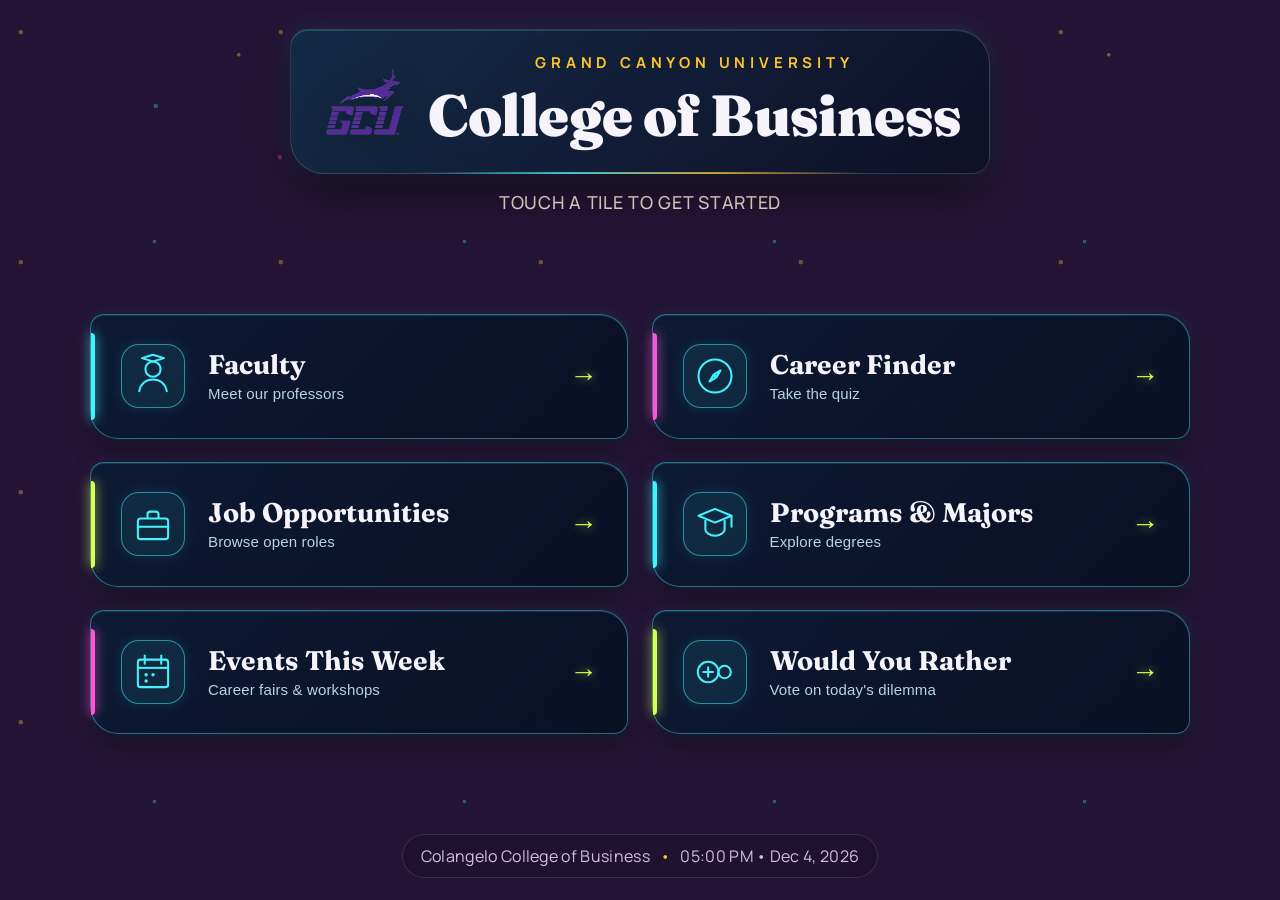
<file: index.html>
<!DOCTYPE html>
<html lang="en">
<head>
<meta charset="UTF-8" />
<meta name="viewport" content="width=device-width, initial-scale=1.0, user-scalable=no" />
<title>College of Business Kiosk | Grand Canyon University</title>
<link rel="preconnect" href="https://fonts.googleapis.com">
<link rel="preconnect" href="https://fonts.gstatic.com" crossorigin>
<link href="https://fonts.googleapis.com/css2?family=Fraunces:wght@600;700;900&family=Manrope:wght@400;500;600;700;800&display=swap" rel="stylesheet">
<link rel="stylesheet" href="kiosk-style.css" />
<style>
  /* ---------- Idle Screensaver ---------- */
  #screensaver {
    position: fixed;
    inset: 0;
    z-index: 999;
    display: flex;
    align-items: center;
    justify-content: center;
    background: radial-gradient(circle at 50% 40%, rgba(108,63,160,0.55), rgba(36,21,54,0.96) 70%);
    backdrop-filter: blur(3px);
    -webkit-backdrop-filter: blur(3px);
    opacity: 0;
    pointer-events: none;
    transition: opacity 900ms ease;
  }
  #screensaver.visible {
    opacity: 1;
    pointer-events: auto;
  }
  #screensaver .ss-inner {
    max-width: 720px;
    padding: 40px 32px;
    text-align: center;
    color: #F7F3FB;
    font-family: 'Manrope', sans-serif;
  }
  #screensaver .ss-mark {
    font-size: clamp(11px, 1.3vw, 14px);
    letter-spacing: 0.32em;
    color: #FFC627;
    font-weight: 700;
    margin-bottom: 22px;
    opacity: 0.9;
  }
  #screensaver .ss-content {
    min-height: 160px;
    display: flex;
    flex-direction: column;
    align-items: center;
    justify-content: center;
    opacity: 0;
    transform: translateY(8px);
    transition: opacity 500ms ease, transform 500ms ease;
  }
  #screensaver .ss-content.in {
    opacity: 1;
    transform: translateY(0);
  }
  #screensaver.image-slide .ss-inner {
    width: 100vw;
    max-width: none;
    height: 100vh;
    padding: 0;
  }
  #screensaver.image-slide .ss-mark,
  #screensaver.image-slide .ss-dots,
  #screensaver.image-slide .ss-hint {
    display: none;
  }
  #screensaver.image-slide .ss-content {
    width: 100vw;
    height: 100vh;
    min-height: 0;
  }
  #screensaver .ss-image {
    display: block;
    width: 100vw;
    height: 100vh;
    max-height: none;
    object-fit: contain;
  }
  #screensaver .ss-quote {
    font-family: 'Fraunces', serif;
    font-weight: 700;
    font-size: clamp(24px, 3.4vw, 36px);
    line-height: 1.35;
    margin: 0 0 14px;
  }
  #screensaver .ss-author {
    font-size: 14px;
    color: #D9CDEA;
    letter-spacing: 0.04em;
  }
  #screensaver .ss-fact-label {
    font-size: 11px;
    letter-spacing: 0.14em;
    text-transform: uppercase;
    color: #FFC627;
    font-weight: 700;
    margin-bottom: 12px;
  }
  #screensaver .ss-cta-title {
    font-family: 'Fraunces', serif;
    font-weight: 900;
    font-size: clamp(26px, 3.6vw, 40px);
    margin: 0 0 10px;
  }
  #screensaver .ss-cta-sub {
    font-size: 15px;
    color: #D9CDEA;
  }
  #screensaver .ss-hint {
    margin: 14px 0 0;
    font-size: 13px;
    color: #D9CDEA;
    opacity: 0.75;
  }
  #screensaver .ss-action {
    position: relative;
    overflow: hidden;
    display: inline-flex;
    align-items: center;
    justify-content: center;
    gap: 12px;
    min-width: 210px;
    min-height: 64px;
    margin-top: 34px;
    padding: 14px 28px;
    border: 2px solid rgba(255, 255, 255, 0.72);
    border-radius: 999px;
    background: linear-gradient(105deg, #FFC627 0%, #FFD45C 42%, #FFC627 62%, #E8AE1B 100%);
    background-size: 220% 100%;
    color: #241536;
    font: 800 16px/1 'Manrope', sans-serif;
    letter-spacing: 0.16em;
    cursor: pointer;
    box-shadow: 0 0 0 0 rgba(255, 198, 39, 0.55), 0 12px 28px rgba(8, 4, 18, 0.28);
    animation: ss-button-pulse 2.2s ease-in-out infinite, ss-button-shimmer 3.6s linear infinite;
    transition: transform 160ms ease, box-shadow 160ms ease, filter 160ms ease;
  }
  #screensaver .ss-action::before {
    content: "";
    position: absolute;
    inset: 0;
    background: linear-gradient(112deg, transparent 25%, rgba(255, 255, 255, 0.7) 48%, transparent 68%);
    transform: translateX(-125%);
    animation: ss-button-sheen 3.6s ease-in-out infinite;
    pointer-events: none;
  }
  #screensaver .ss-action:hover,
  #screensaver .ss-action:focus-visible {
    filter: brightness(1.08);
    box-shadow: 0 0 0 7px rgba(255, 198, 39, 0.16), 0 14px 30px rgba(8, 4, 18, 0.34);
    outline: none;
  }
  #screensaver .ss-action:active {
    transform: scale(0.95);
    filter: brightness(0.96);
    box-shadow: 0 0 0 4px rgba(255, 198, 39, 0.12), 0 6px 14px rgba(8, 4, 18, 0.25);
  }
  #screensaver.image-slide .ss-action {
    display: none;
  }
  @keyframes ss-button-pulse {
    0%, 100% { box-shadow: 0 0 0 0 rgba(255, 198, 39, 0.5), 0 12px 28px rgba(8, 4, 18, 0.28); }
    50% { box-shadow: 0 0 0 13px rgba(255, 198, 39, 0), 0 12px 28px rgba(8, 4, 18, 0.28); }
  }
  @keyframes ss-button-shimmer {
    0%, 100% { background-position: 100% 0; }
    50% { background-position: 0% 0; }
  }
  @keyframes ss-button-sheen {
    0%, 35% { transform: translateX(-125%); }
    70%, 100% { transform: translateX(125%); }
  }
  @media (prefers-reduced-motion: reduce) {
    #screensaver .ss-action,
    #screensaver .ss-action::before {
      animation: none;
    }
  }
  #screensaver .ss-dots {
    display: flex;
    gap: 6px;
    justify-content: center;
    margin-top: 26px;
  }
  #screensaver .ss-dot {
    width: 6px;
    height: 6px;
    border-radius: 50%;
    background: rgba(255,255,255,0.25);
    transition: background 300ms ease, transform 300ms ease;
  }
  #screensaver .ss-dot.active {
    background: #FFC627;
    transform: scale(1.3);
  }
</style>
</head>
<body>

  <!-- Canyon strata background -->
  <div class="strata" aria-hidden="true">
    <div class="layer layer-1"></div>
    <div class="layer layer-2"></div>
    <div class="layer layer-3"></div>
    <div class="layer layer-4"></div>
    <div class="layer layer-5"></div>
  </div>


  <div class="kiosk">

    <header class="kiosk-header">
      <div class="brand-panel">
        <img src="images/logos/gculogohead.png" alt="Grand Canyon University logo" class="brand-logo" />
        <div class="mark">
          <span class="mark-line">GRAND CANYON UNIVERSITY</span>
          <h1>College of Business</h1>
        </div>
      </div>
      <p class="tagline">Touch a tile to get started</p>
    </header>

    <main class="tiles" id="tiles">

      <button class="tile" data-key="faculty" style="--i:0">
        <span class="tile-icon" aria-hidden="true">
          <svg viewBox="0 0 64 64" fill="none" xmlns="http://www.w3.org/2000/svg">
            <circle cx="32" cy="22" r="11" stroke="currentColor" stroke-width="3"/>
            <path d="M12 54c2-11 10-17 20-17s18 6 20 17" stroke="currentColor" stroke-width="3" stroke-linecap="round"/>
            <path d="M32 11 L48 6 L32 1 L16 6 Z" stroke="currentColor" stroke-width="3" stroke-linejoin="round"/>
          </svg>
        </span>
        <span class="tile-text">
          <span class="tile-label">Faculty</span>
          <span class="tile-sub">Meet our professors</span>
        </span>
        <span class="tile-go" aria-hidden="true">&rarr;</span>
      </button>

      <button class="tile" data-key="careerFinder" style="--i:1">
        <span class="tile-icon" aria-hidden="true">
          <svg viewBox="0 0 64 64" fill="none" xmlns="http://www.w3.org/2000/svg">
            <circle cx="32" cy="32" r="24" stroke="currentColor" stroke-width="3"/>
            <path d="M40 24 L34 34 L24 40 L30 30 Z" stroke="currentColor" stroke-width="3" stroke-linejoin="round" fill="currentColor" fill-opacity="0.15"/>
            <circle cx="32" cy="32" r="2.5" fill="currentColor"/>
          </svg>
        </span>
        <span class="tile-text">
          <span class="tile-label">Career Finder</span>
          <span class="tile-sub">Take the quiz</span>
        </span>
        <span class="tile-go" aria-hidden="true">&rarr;</span>
      </button>

      <button class="tile" data-key="jobs" style="--i:2">
        <span class="tile-icon" aria-hidden="true">
          <svg viewBox="0 0 64 64" fill="none" xmlns="http://www.w3.org/2000/svg">
            <rect x="10" y="24" width="44" height="30" rx="4" stroke="currentColor" stroke-width="3"/>
            <path d="M24 24v-6a4 4 0 0 1 4-4h8a4 4 0 0 1 4 4v6" stroke="currentColor" stroke-width="3"/>
            <line x1="10" y1="36" x2="54" y2="36" stroke="currentColor" stroke-width="3"/>
          </svg>
        </span>
        <span class="tile-text">
          <span class="tile-label">Job Opportunities</span>
          <span class="tile-sub">Browse open roles</span>
        </span>
        <span class="tile-go" aria-hidden="true">&rarr;</span>
      </button>

      <button class="tile" data-key="programs" style="--i:3">
        <span class="tile-icon" aria-hidden="true">
          <svg viewBox="0 0 64 64" fill="none" xmlns="http://www.w3.org/2000/svg">
            <path d="M8 20 L32 10 L56 20 L32 30 Z" stroke="currentColor" stroke-width="3" stroke-linejoin="round"/>
            <path d="M18 26v14c0 4 6 9 14 9s14-5 14-9V26" stroke="currentColor" stroke-width="3"/>
            <line x1="56" y1="20" x2="56" y2="36" stroke="currentColor" stroke-width="3" stroke-linecap="round"/>
          </svg>
        </span>
        <span class="tile-text">
          <span class="tile-label">Programs &amp; Majors</span>
          <span class="tile-sub">Explore degrees</span>
        </span>
        <span class="tile-go" aria-hidden="true">&rarr;</span>
      </button>

      <button class="tile" data-key="events" style="--i:4" onclick="window.location.href='https://cheryljoehub.github.io/event_2/'">
        <span class="tile-icon" aria-hidden="true">
          <svg viewBox="0 0 64 64" fill="none" xmlns="http://www.w3.org/2000/svg">
            <rect x="10" y="14" width="44" height="40" rx="4" stroke="currentColor" stroke-width="3"/>
            <line x1="10" y1="26" x2="54" y2="26" stroke="currentColor" stroke-width="3"/>
            <line x1="20" y1="8" x2="20" y2="20" stroke="currentColor" stroke-width="3" stroke-linecap="round"/>
            <line x1="44" y1="8" x2="44" y2="20" stroke="currentColor" stroke-width="3" stroke-linecap="round"/>
            <circle cx="22" cy="36" r="2.5" fill="currentColor"/>
            <circle cx="32" cy="36" r="2.5" fill="currentColor"/>
            <circle cx="22" cy="45" r="2.5" fill="currentColor"/>
          </svg>
        </span>
        <span class="tile-text">
          <span class="tile-label">Events This Week</span>
          <span class="tile-sub">Career fairs &amp; workshops</span>
        </span>
        <span class="tile-go" aria-hidden="true">&rarr;</span>
      </button>

      <button class="tile" data-key="wouldYouRather" style="--i:5" onclick="window.location.href='wyr.html'">
        <span class="tile-icon" aria-hidden="true">
          <svg viewBox="0 0 64 64" fill="none" xmlns="http://www.w3.org/2000/svg">
            <circle cx="22" cy="32" r="15" stroke="currentColor" stroke-width="3"/>
            <circle cx="46" cy="32" r="9" stroke="currentColor" stroke-width="3"/>
            <path d="M22 25 v14 M15 32 h14" stroke="currentColor" stroke-width="3" stroke-linecap="round"/>
          </svg>
        </span>
        <span class="tile-text">
          <span class="tile-label">Would You Rather</span>
          <span class="tile-sub">Vote on today's dilemma</span>
        </span>
        <span class="tile-go" aria-hidden="true">&rarr;</span>
      </button>

    </main>

    <footer class="kiosk-footer">
      <span>Colangelo College of Business</span>
      <span class="dot">&bull;</span>
      <span id="clock"></span>
    </footer>

  </div>

  <!-- Idle screensaver overlay -->
  <div id="screensaver" aria-hidden="true">
    <div class="ss-inner">
      <div class="ss-mark">COLANGELO COLLEGE OF BUSINESS</div>
      <div class="ss-content" id="ss-content"></div>
      <div class="ss-dots" id="ss-dots"></div>
      <button class="ss-action" id="ss-action" type="button" aria-label="Push to continue">TOUCH ME</button>
      <div class="ss-hint">Tap anywhere to continue</div>
    </div>
  </div>

<script src="kiosk-script.js"></script>
<script src="idle-screensaver.js"></script>
</body>
</html>
</file>
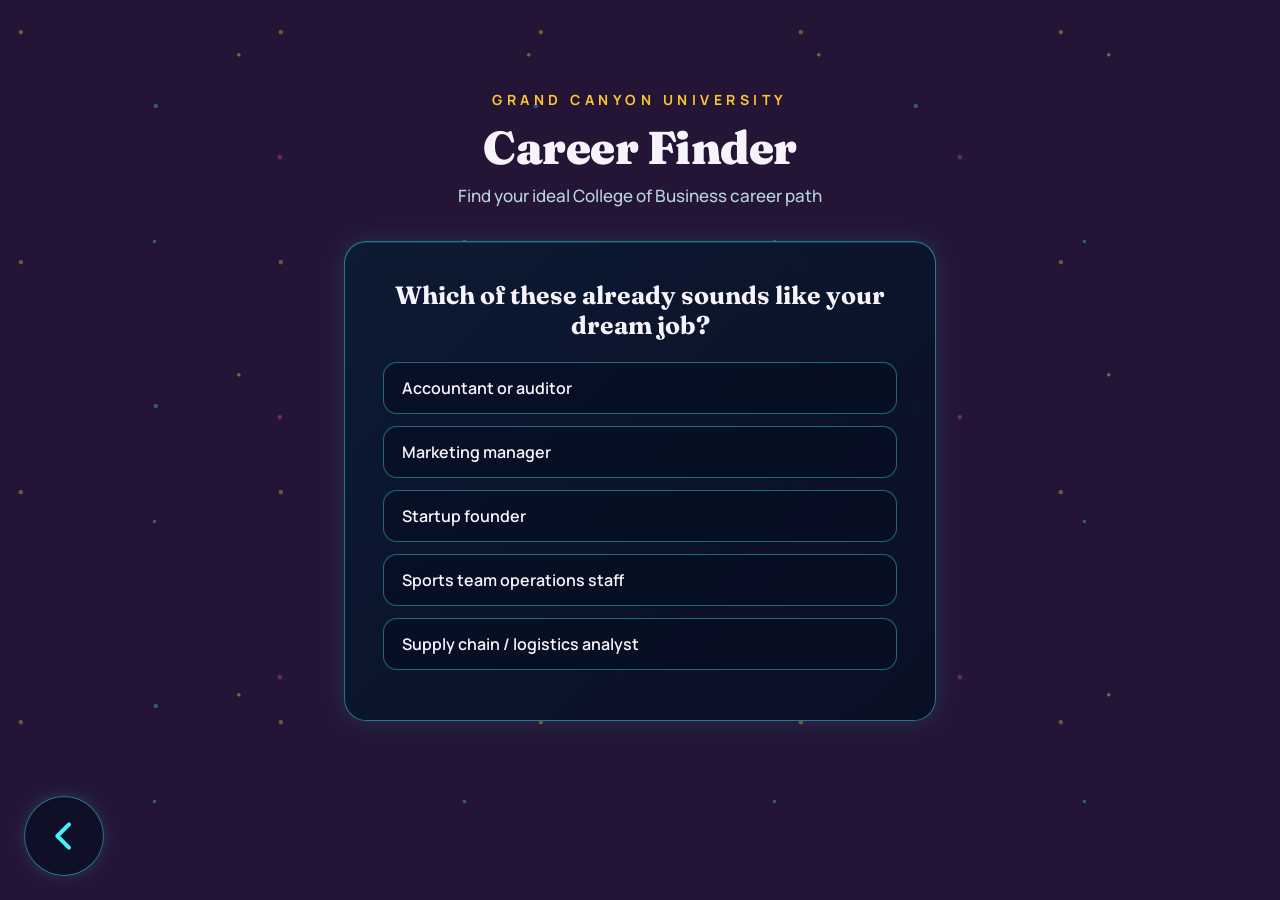
<file: career.html>
<!DOCTYPE html>
<html lang="en">
<head>
  <meta charset="UTF-8" />
  <meta name="viewport" content="width=device-width, initial-scale=1.0"/>
  <title>Career Finder | College of Business</title>
  <link rel="preconnect" href="https://fonts.googleapis.com">
  <link rel="preconnect" href="https://fonts.gstatic.com" crossorigin>
  <link href="https://fonts.googleapis.com/css2?family=Fraunces:wght@600;700;900&family=Manrope:wght@400;500;600;700;800&display=swap" rel="stylesheet">
  <link rel="stylesheet" href="career-style.css"/>
</head>
<body>

  <!-- Canyon strata background -->
  <div class="strata" aria-hidden="true">
    <div class="layer layer-1"></div>
    <div class="layer layer-2"></div>
    <div class="layer layer-3"></div>
    <div class="layer layer-4"></div>
    <div class="layer layer-5"></div>
  </div>

  <button id="backBtn" onclick="goBack()" aria-label="Go back">
    <svg viewBox="0 0 24 24" fill="none" xmlns="http://www.w3.org/2000/svg">
      <path d="M15 5 L8 12 L15 19" stroke="currentColor" stroke-width="2.4" stroke-linecap="round" stroke-linejoin="round"/>
    </svg>
  </button>


<script>
  let idleTimer;

  function resetIdleTimer() {
    clearTimeout(idleTimer);

    idleTimer = setTimeout(() => {
      history.back();
    }, 60000); // 1 minute
  }

  // Reset the timer whenever the user does something
  ['mousemove', 'mousedown', 'keydown', 'touchstart', 'scroll'].forEach(event => {
    document.addEventListener(event, resetIdleTimer);
  });

  // Start the timer
  resetIdleTimer();
</script>


  <div class="container">
    <span class="mark-line">GRAND CANYON UNIVERSITY</span>
    <h1>Career Finder</h1>
    <p class="subtitle">Find your ideal College of Business career path</p>

    <div id="quiz-box">

      <div id="question"></div>

      <div id="answers"></div>

    </div>

    <div id="result-box" class="hidden">
      <h2>Your Best Career Match</h2>
      <h3 id="result"></h3>
      <p id="result-desc"></p>
      <p id="result-years" class="years"></p>
      <button class="primary-btn" onclick="restart()">Retake Quiz</button>
    </div>

  </div>

  <script src="career-script.js"></script>
</body>
</html>
</file>
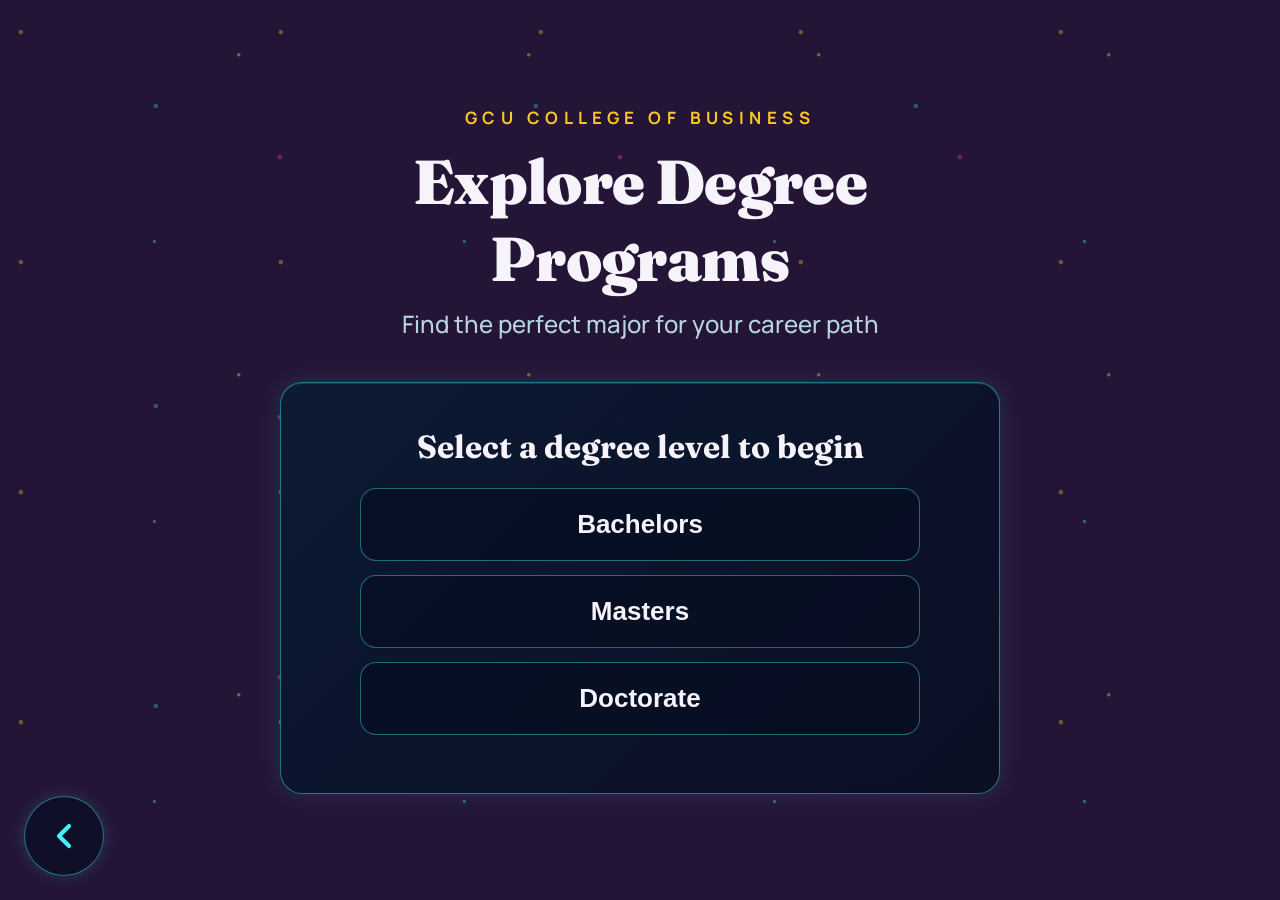
<file: degree.html>
<!DOCTYPE html>
<html lang="en">
<head>
<meta charset="utf-8">
<meta name="viewport" content="width=device-width, initial-scale=1">
<title>GCU College of Business — Degree Programs</title>
<link href="https://fonts.googleapis.com/css2?family=Manrope:wght@400;600;700;800&family=Fraunces:ital,opsz,wght@0,9..144,700;0,9..144,900;1,9..144,700&display=swap" rel="stylesheet">
<link rel="stylesheet" href="degree.css">
</head>
<body>

<!-- Canyon strata background -->
<div class="strata">
  <div class="layer layer-1"></div>
  <div class="layer layer-2"></div>
  <div class="layer layer-3"></div>
  <div class="layer layer-4"></div>
  <div class="layer layer-5"></div>
</div>

<!-- Back button -->
<button id="backBtn" onclick="goBack()" title="Go back">
  <svg viewBox="0 0 24 24" fill="none" stroke="currentColor" stroke-width="2.5" stroke-linecap="round" stroke-linejoin="round">
    <polyline points="15 18 9 12 15 6"></polyline>
  </svg>
</button>


<script>
  let idleTimer;

  function resetIdleTimer() {
    clearTimeout(idleTimer);

    idleTimer = setTimeout(() => {
      window.location.href = 'index.html';
    }, 60000); // 1 minute
  }

  // Reset the timer whenever the user does something
  ['mousemove', 'mousedown', 'keydown', 'touchstart', 'scroll'].forEach(event => {
    document.addEventListener(event, resetIdleTimer);
  });

  // Start the timer
  resetIdleTimer();
</script>


<div class="container">
  <span class="mark-line">GCU COLLEGE OF BUSINESS</span>
  <h1>Explore Degree Programs</h1>
  <p class="subtitle">Find the perfect major for your career path</p>

  <div id="quiz-box">
    <div id="question">Select a degree level to begin</div>
    <div id="options"></div>
  </div>

  <div id="result-box" class="hidden">
    <h2>Selected Program</h2>
    <div id="result"></div>
    <p id="result-desc"></p>
    <p class="years" id="result-years"></p>
    <button class="primary-btn" onclick="restart()">Explore Another Program</button>
  </div>
</div>

<script src="degree.js"></script>
</body>
</html>
</file>
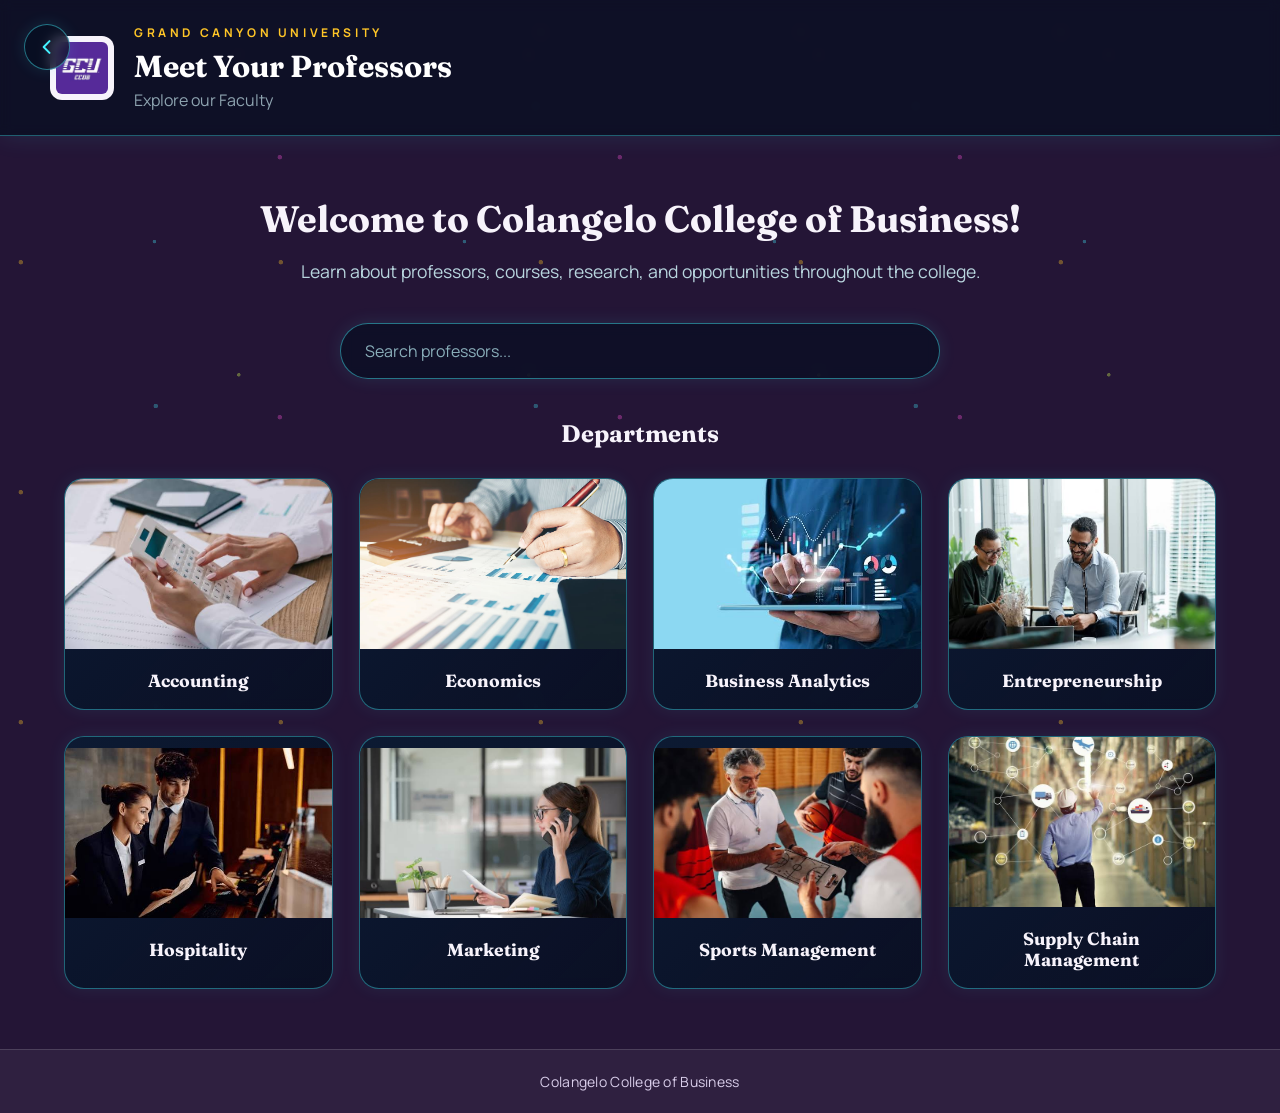
<file: faculty.html>
<!DOCTYPE html>
<html lang="en">

<head>

    <meta charset="UTF-8">

    <meta name="viewport"
          content="width=device-width, initial-scale=1.0">

    <title>Meet Your Professors</title>

    <link rel="stylesheet" href="faculty-style.css">

    <link rel="preconnect" href="https://fonts.googleapis.com">
    <link rel="preconnect" href="https://fonts.gstatic.com" crossorigin>

    <link href="https://fonts.googleapis.com/css2?family=Fraunces:wght@600;700;900&family=Manrope:wght@400;500;600;700;800&display=swap"
          rel="stylesheet">

</head>

<body>

<!-- Canyon strata background -->
<div class="strata" aria-hidden="true">
    <div class="layer layer-1"></div>
    <div class="layer layer-2"></div>
    <div class="layer layer-3"></div>
    <div class="layer layer-4"></div>
    <div class="layer layer-5"></div>
</div>

<button id="backBtn" onclick="goBack()" aria-label="Go back">
    <svg viewBox="0 0 24 24" fill="none" xmlns="http://www.w3.org/2000/svg">
      <path d="M15 5 L8 12 L15 19" stroke="currentColor" stroke-width="2.4" stroke-linecap="round" stroke-linejoin="round"/>
    </svg>
</button>

<header>

    <div class="logo">

        <img src="images/logos/gculogo.jpg">

        <div>

            <span class="mark-line">GRAND CANYON UNIVERSITY</span>

            <h1>Meet Your Professors</h1>

            <p>Explore our Faculty</p>

        </div>

    </div>

</header>

<section class="hero">

    <h2>Welcome to Colangelo College of Business!</h2>

    <p>
        Learn about professors, courses, research,
        and opportunities throughout the college.
    </p>

</section>

<section class="search">

    <input
        id="search"
        type="text"
        placeholder="Search professors..."
    >

</section>

<section id="departments">

    <h2>Departments</h2>

    <div class="departmentGrid">

        <button class="department"
                data-department="Accounting">

            <img src="images/departments/accountimage.jpg">

            <span>Accounting</span>

        </button>

        <button class="department"
                data-department="Economics">

            <img src="images/departments/econimage.jpg">

            <span>Economics</span>

        </button>

                <button class="department"
                data-department="Business Analytics">

            <img src="images/departments/businesanaimage.jpg">

            <span>Business Analytics</span>

        </button>

        <button class="department"
                data-department="Entrepreneurship">

            <img src="images/departments/entreimage.jpg">

            <span>Entrepreneurship</span>

        </button>

        <button class="department"
                data-department="Hospitality">

            <img src="images/departments/hospitimage.jpg">

            <span>Hospitality</span>

        </button>

        <button class="department"
                data-department="Marketing">

            <img src="images/departments/marketimage.jpg">

            <span>Marketing</span>

        </button>

        <button class="department"
                data-department="Sports Management">

            <img src="images/departments/sportimage.jpg">

            <span>Sports Management</span>

        </button>

     <button class="department"
                data-department="Supply Chain Management">

            <img src="images/departments/supplyimage.jpg">

            <span>Supply Chain Management</span>

        </button>

    </div>

</section>

<section id="facultySection">

    <div class="titleRow">

        <button id="homeButton">

            ← Home

        </button>

        <h2 id="facultyTitle">

            Faculty

        </h2>

    </div>

    <div id="facultyGrid">

    </div>

</section>

<div id="profileWindow">

    <div id="profileCard">

        <button id="closeProfile">

            ✕

        </button>

        <img id="profileImage"
             src="images/professors/image4.png">

        <h2 id="profileName">

            Professor Name

        </h2>

        <h3 id="profilePosition">

            Professor

        </h3>

        <p id="profileDepartment">

        </p>

        <hr>

        <h4>Office</h4>

        <p id="office"></p>

        <h4>Office Hours</h4>

        <p id="hours"></p>

        <h4>Courses</h4>

        <ul id="courses">

        </ul>

        <h4>Research</h4>

        <ul id="research">

        </ul>

        <h4>Current Projects</h4>

        <ul id="projects">

        </ul>

        <h4>Education</h4>

        <p id="education">

        </p>

        <h4>Fun Fact</h4>

        <p id="funfact">

        </p>

        <button id="websiteButton">

            Faculty Website

        </button>

    </div>

</div>

<footer>

    Colangelo College of Business

</footer>

<script src="faculty-script.js"></script>

</body>

</html>
</file>
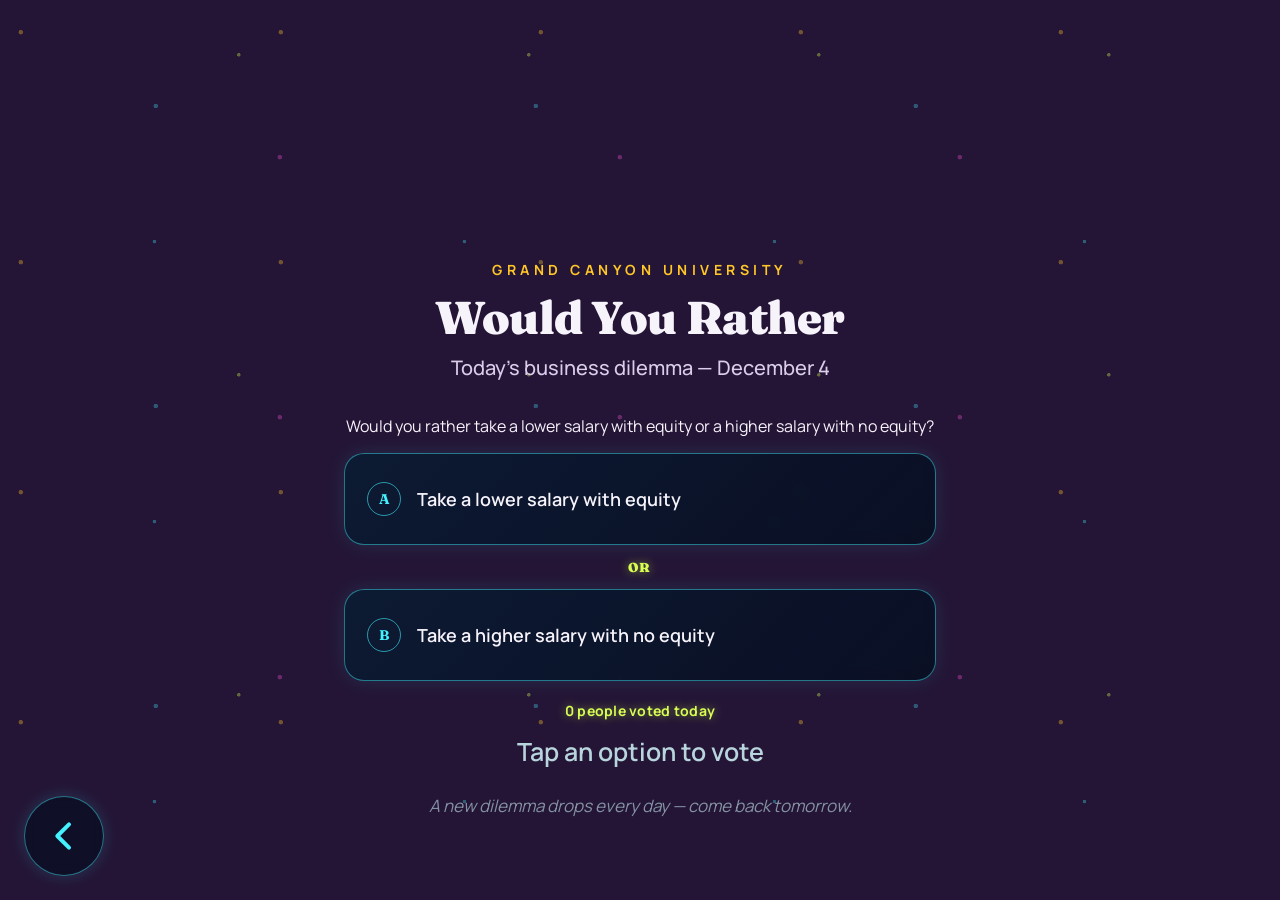
<file: wyr.html>
<!DOCTYPE html>
<html lang="en">
<head>
<meta charset="UTF-8" />
<meta name="viewport" content="width=device-width, initial-scale=1.0, user-scalable=no" />
<title>Would You Rather | College of Business</title>
<link rel="preconnect" href="https://fonts.googleapis.com">
<link rel="preconnect" href="https://fonts.gstatic.com" crossorigin>
<link href="https://fonts.googleapis.com/css2?family=Fraunces:wght@600;700;900&family=Manrope:wght@400;500;600;700;800&display=swap" rel="stylesheet">
<link rel="stylesheet" href="wyr-style.css" />
</head>
<body>

  <div class="strata" aria-hidden="true">
    <div class="layer layer-1"></div>
    <div class="layer layer-2"></div>
    <div class="layer layer-3"></div>
    <div class="layer layer-4"></div>
    <div class="layer layer-5"></div>
  </div>
<script>
  function goBack() {
    window.location.href = "index.html";
  }
</script>

<button id="backBtn" onclick="goBack()" aria-label="Go back">
  <svg viewBox="0 0 24 24" fill="none" xmlns="http://www.w3.org/2000/svg">
    <path d="M15 5 L8 12 L15 19"
          stroke="currentColor"
          stroke-width="2.4"
          stroke-linecap="round"
          stroke-linejoin="round"/>
  </svg>
</button>

<script>
  let idleTimer;

  function resetIdleTimer() {
    clearTimeout(idleTimer);

    idleTimer = setTimeout(() => {
      history.back();
    }, 20000); // 20 seconds
  }

  // Reset the timer whenever the user does something
  ['mousemove', 'mousedown', 'keydown', 'touchstart', 'scroll'].forEach(event => {
    document.addEventListener(event, resetIdleTimer);
  });

  // Start the timer
  resetIdleTimer();
</script>


  <div class="container">
    <span class="mark-line">GRAND CANYON UNIVERSITY</span>
    <h1>Would You Rather</h1>
    <p class="subtitle" id="date-label">Today's business dilemma</p>
    <p class="question-text" id="question-text"></p>

    <div class="card" id="card">
      <div class="option" id="optA" data-side="a">
        <span class="option-label">A</span>
        <span class="option-text" id="optA-text"></span>
        <div class="bar-fill" id="optA-bar"></div>
        <span class="option-pct" id="optA-pct"></span>
      </div>

      <div class="vs">OR</div>

      <div class="option" id="optB" data-side="b">
        <span class="option-label">B</span>
        <span class="option-text" id="optB-text"></span>
        <div class="bar-fill" id="optB-bar"></div>
        <span class="option-pct" id="optB-pct"></span>
      </div>
    </div>

    <p class="vote-count" id="vote-count">0 people voted today</p>
    <p class="vote-note" id="vote-note">Tap an option to vote</p>
    <p class="tomorrow-note">A new dilemma drops every day &mdash; come back tomorrow.</p>
  </div>

<script src="wyr-script.js"></script>
</body>
</html>
</file>
<file: kiosk-style.css>
:root {
  --canyon-deep:   #241536;
  --canyon-purple: #4F2D7F;
  --canyon-plum:   #6C3FA0;
  --canyon-rose:   #A85C8A;
  --canyon-coral:  #D97A68;
  --neon-cyan:     #44F2FF;
  --neon-pink:     #FF54D9;
  --neon-lime:     #D7FF52;
  --gold:          #FFC627;
  --gold-dim:      #E8AE1B;
  --paper:         #F7F3FB;
  --ink:           #241536;
  --ink-soft:      #6B5B85;
}

* { box-sizing: border-box; }

html, body {
  margin: 0;
  padding: 0;
  width: 100%;
  height: 100%;
  overflow: hidden;
  background: #050817;
  font-family: 'Manrope', sans-serif;
  color: var(--paper);
  -webkit-tap-highlight-color: transparent;
}

/* ---------- Canyon strata background ---------- */
.strata {
  position: fixed;
  inset: 0;
  z-index: 0;
  overflow: hidden;
  opacity: 1;
  background:
    radial-gradient(ellipse at 78% 4%, rgba(68, 242, 255, 0.3), transparent 26%),
    radial-gradient(ellipse at 14% 80%, rgba(255, 84, 217, 0.2), transparent 28%),
    linear-gradient(155deg, #050817 0%, #0B1B38 44%, #102D47 100%);
}

.strata::before {
  content: '';
  position: absolute;
  inset: 0;
  z-index: 0;
  opacity: 0.2;
  background-image: linear-gradient(rgba(68, 242, 255, 0.5) 1px, transparent 1px), linear-gradient(90deg, rgba(68, 242, 255, 0.5) 1px, transparent 1px);
  background-size: 34px 34px;
}

.layer {
  position: absolute;
  z-index: 1;
  left: -5%;
  width: 110%;
  height: 32%;
  opacity: 0.9;
}

.layer-1 { top: -8%; height: 28%; background: linear-gradient(110deg, #241536, #38205D);
  clip-path: polygon(0 28%, 22% 5%, 48% 20%, 72% 0, 100% 18%, 100% 100%, 0 100%); }
.layer-2 { top: 14%; height: 26%; background: linear-gradient(110deg, #4F2D7F, #65409A);
  clip-path: polygon(0 26%, 18% 8%, 46% 25%, 75% 4%, 100% 20%, 100% 100%, 0 100%); }
.layer-3 { top: 36%; height: 27%; background: linear-gradient(110deg, #6C3FA0, #8753AC);
  clip-path: polygon(0 20%, 28% 0, 55% 22%, 80% 5%, 100% 18%, 100% 100%, 0 100%); }
.layer-4 { top: 59%; height: 28%; background: linear-gradient(110deg, #814B91, #A85C8A);
  clip-path: polygon(0 25%, 24% 4%, 54% 24%, 79% 0, 100% 16%, 100% 100%, 0 100%); }
.layer-5 { top: 81%; height: 24%; background: linear-gradient(110deg, #5B2D72, #7B3F83);
  clip-path: polygon(0 30%, 32% 4%, 63% 28%, 100% 8%, 100% 100%, 0 100%); }

/* ---------- Back button ---------- 
#backBtn {
  position: fixed;
  top: 24px;
  left: 24px;
  z-index: 10;
  width: 46px;
  height: 46px;
  border-radius: 50%;
  border: 1.5px solid rgba(255, 255, 255, 0.2);
  background: rgba(247, 243, 251, 0.08);
  color: var(--gold);
  display: flex;
  align-items: center;
  justify-content: center;
  cursor: pointer;
  backdrop-filter: blur(6px);
  -webkit-backdrop-filter: blur(6px);
  transition: transform 160ms ease, background 160ms ease, border-color 160ms ease;
}*/

#backBtn svg {
  width: 20px;
  height: 20px;
}

#backBtn:hover {
  background: rgba(255, 198, 39, 0.12);
  border-color: rgba(255, 198, 39, 0.5);
}

#backBtn:active { transform: scale(0.94); }

/* ---------- Kiosk shell ---------- */
.kiosk {
  position: relative;
  z-index: 1;
  height: 100dvh;
  width: 100%;
  display: flex;
  flex-direction: column;
  align-items: center;
  justify-content: space-between;
  padding: clamp(22px, 3.2vh, 48px) clamp(20px, 4vw, 64px) clamp(18px, 2.4vh, 34px);
}

.kiosk-header {
  text-align: center;
  animation: dropIn 700ms ease both;
}

.brand-panel {
  display: inline-flex;
  align-items: center;
  justify-content: center;
  gap: clamp(14px, 2vw, 24px);
  padding: clamp(14px, 1.8vw, 22px) clamp(18px, 2.6vw, 28px);
  border: 1px solid rgba(255, 255, 255, 0.14);
  border-radius: 18px 34px 18px 34px;
  background: linear-gradient(135deg, rgba(18, 46, 72, 0.88), rgba(8, 14, 34, 0.76));
  backdrop-filter: blur(8px);
  -webkit-backdrop-filter: blur(8px);
  box-shadow: 0 22px 46px rgba(0, 0, 0, 0.42), 0 0 28px rgba(68, 242, 255, 0.1), inset 0 1px 0 rgba(68, 242, 255, 0.18);
  position: relative;
}

.brand-panel::after {
  content: '';
  position: absolute;
  left: 18%;
  right: 18%;
  bottom: -1px;
  height: 2px;
  background: linear-gradient(90deg, transparent, var(--neon-cyan), var(--gold), transparent);
  opacity: 0.75;
}

.brand-logo {
  width: clamp(56px, 8vw, 88px);
  height: auto;
  object-fit: contain;
  filter: drop-shadow(0 6px 16px rgba(0, 0, 0, 0.25));
}

.mark {
  text-align: center;
  margin-left: -3px;
}

.mark-line {
  display: block;
  font-size: clamp(11px, 1.3vw, 15px);
  letter-spacing: 0.32em;
  color: var(--gold);
  font-weight: 700;
  margin-bottom: 6px;
}

.kiosk-header h1 {
  font-family: 'Fraunces', serif;
  font-weight: 900;
  font-size: clamp(30px, 4.6vw, 58px);
  margin: 0;
  letter-spacing: -0.01em;
}

.tagline {
  margin: 16px 0 0;
  color: #F4E7D3;
  font-size: clamp(13px, 1.4vw, 18px);
  font-weight: 500;
  letter-spacing: 0.04em;
  text-transform: uppercase;
}

@media (max-width: 720px), (orientation: portrait) {
  .brand-panel {
    flex-direction: column;
    border-radius: 24px;
    padding: 16px 18px;
  }

  .mark {
    text-align: center;
  }
}

/* ---------- Tiles ---------- */
.tiles {
  display: grid;
  grid-template-columns: repeat(2, minmax(260px, 1fr));
  gap: clamp(14px, 1.8vw, 24px);
  width: min(1100px, 92vw);
  flex: 1;
  align-content: center;
}

.tile {
  position: relative;
  display: flex;
  align-items: center;
  gap: clamp(14px, 1.8vw, 26px);
  padding: clamp(20px, 2.3vw, 30px) clamp(20px, 2.6vw, 30px);
  min-height: clamp(116px, 12vh, 150px);
  background: linear-gradient(135deg, rgba(11, 27, 51, 0.94), rgba(8, 15, 34, 0.9));
  border: 1px solid rgba(68, 242, 255, 0.42);
  border-radius: 14px 28px 14px 28px;
  color: var(--paper);
  cursor: pointer;
  text-align: left;
  backdrop-filter: blur(3px);
  -webkit-backdrop-filter: blur(3px);
  box-shadow: 0 14px 26px rgba(0, 0, 0, 0.3), 0 0 18px rgba(68, 242, 255, 0.08), inset 0 1px 0 rgba(68, 242, 255, 0.16);
  transition: transform 180ms ease, background 180ms ease, border-color 180ms ease, box-shadow 180ms ease;
  animation: tileIn 620ms ease both;
  animation-delay: calc(var(--i) * 90ms + 120ms);
}

.tile::before {
  content: '';
  position: absolute;
  top: 18px;
  bottom: 18px;
  left: 0;
  width: 4px;
  border-radius: 0 4px 4px 0;
  background: var(--neon-cyan);
  box-shadow: 0 0 12px var(--neon-cyan);
}

.tile:nth-child(2)::before,
.tile:nth-child(5)::before { background: var(--neon-pink); box-shadow: 0 0 12px var(--neon-pink); }

.tile:nth-child(3)::before,
.tile:nth-child(6)::before { background: var(--neon-lime); box-shadow: 0 0 12px var(--neon-lime); }

.tile:hover {
  transform: translateY(-5px);
  background: linear-gradient(135deg, rgba(18, 54, 79, 0.98), rgba(12, 22, 48, 0.98));
  border-color: var(--neon-cyan);
  box-shadow: 0 20px 36px rgba(0, 0, 0, 0.36), 0 0 24px rgba(68, 242, 255, 0.28), 0 0 0 1px rgba(68, 242, 255, 0.24);
}

.tile:active {
  transform: translateY(-1px) scale(0.985);
  background: rgba(68, 242, 255, 0.18);
}

.tile:focus-visible {
  outline: 3px solid var(--gold);
  outline-offset: 3px;
}

.tile-icon {
  flex: 0 0 auto;
  width: clamp(46px, 5.2vw, 64px);
  height: clamp(46px, 5.2vw, 64px);
  color: var(--neon-cyan);
  padding: 9px;
  border: 1px solid rgba(68, 242, 255, 0.52);
  border-radius: 18px;
  background: rgba(68, 242, 255, 0.08);
  box-shadow: 0 0 14px rgba(68, 242, 255, 0.12);
  transition: transform 180ms ease, background 180ms ease;
}
.tile-icon svg { width: 100%; height: 100%; }

.tile:hover .tile-icon {
  transform: rotate(-4deg) scale(1.06);
  background: rgba(68, 242, 255, 0.18);
  box-shadow: 0 0 20px rgba(68, 242, 255, 0.28);
}

.tile-text {
  display: flex;
  flex-direction: column;
  gap: 4px;
  flex: 1;
}

.tile-label {
  font-family: 'Fraunces', serif;
  font-weight: 700;
  font-size: clamp(19px, 2.1vw, 27px);
  line-height: 1.15;
}

.tile-sub {
  font-size: clamp(12px, 1.25vw, 15px);
  color: #B8D5DE;
  font-weight: 500;
  letter-spacing: 0.01em;
}

.tile-go {
  flex: 0 0 auto;
  font-size: clamp(20px, 2.2vw, 28px);
  color: var(--neon-lime);
  text-shadow: 0 0 10px rgba(215, 255, 82, 0.7);
  opacity: 1;
  transition: transform 160ms ease;
}

.tile:hover .tile-go { transform: translateX(4px); }

/* ---------- Footer ---------- */
.kiosk-footer {
  display: flex;
  align-items: center;
  gap: 10px;
  font-size: clamp(16px, 1.1vw, 70px);
  color: #D0C2DE;
  letter-spacing: 0.02em;
  padding: 10px 18px;
  border: 1px solid rgba(255, 255, 255, 0.12);
  border-radius: 999px;
  background: rgba(22, 12, 35, 0.26);
  backdrop-filter: blur(8px);
  -webkit-backdrop-filter: blur(8px);
}

.dot { color: var(--gold); }

/* ---------- Motion ---------- */
@keyframes dropIn {
  from { opacity: 0; transform: translateY(-14px); }
  to   { opacity: 1; transform: translateY(0); }
}

@keyframes tileIn {
  from { opacity: 0; transform: translateY(18px); }
  to   { opacity: 1; transform: translateY(0); }
}

@media (prefers-reduced-motion: reduce) {
  .kiosk-header, .tile { animation: none; }
  .tile, .tile-icon { transition: none; }
}

/* ---------- Solid deep purple background ---------- */
html, body { background: #241536; }
.strata { background: #241536; }
.strata::before {
  display: block;
  opacity: .5;
  background-image:
    radial-gradient(circle, #FFC627 0 3px, transparent 3.5px),
    linear-gradient(35deg, transparent 42%, #44F2FF 43% 58%, transparent 59%),
    linear-gradient(120deg, transparent 42%, #FF54D9 43% 58%, transparent 59%),
    radial-gradient(circle, #D7FF52 0 2px, transparent 2.5px),
    linear-gradient(75deg, transparent 42%, #FFC627 43% 58%, transparent 59%);
  background-size: 170px 190px, 150px 175px, 210px 220px, 230px 205px, 190px 240px;
  background-position: 18px 24px, 72px 80px, 125px 12px, 40px 142px, 155px 116px;
}
.layer { display: none; }

.strata::before {
  background-image:
    radial-gradient(circle at 8% 14%, rgba(255,198,39,.7) 0 2px, transparent 2.5px),
    radial-gradient(circle at 24% 72%, rgba(68,242,255,.65) 0 1.5px, transparent 2px),
    radial-gradient(circle at 47% 22%, rgba(255,84,217,.65) 0 2px, transparent 2.5px),
    radial-gradient(circle at 72% 64%, rgba(215,255,82,.7) 0 1.5px, transparent 2px),
    radial-gradient(circle at 91% 32%, rgba(68,242,255,.6) 0 2px, transparent 2.5px);
  background-size: 260px 230px, 310px 280px, 340px 260px, 290px 320px, 380px 300px;
  background-position: 0 0, 80px 40px, 120px 100px, 30px 170px, 190px 10px;
  opacity: .5;
}

/* ---------- Small / portrait kiosks ---------- */
@media (max-width: 720px), (orientation: portrait) {
  html, body { overflow-y: auto; }
  .kiosk { height: auto; min-height: 100dvh; padding-top: 32px; padding-bottom: 32px; }
  .tiles { grid-template-columns: 1fr; width: 100%; }
}
</file>
<file: career-style.css>
:root {
  --canyon-deep:   #241536;
  --canyon-purple: #4F2D7F;
  --canyon-plum:   #6C3FA0;
  --canyon-rose:   #A85C8A;
  --gold:          #FFC627;
  --gold-dim:      #E8AE1B;
  --paper:         #F7F3FB;
  --ink:           #241536;
  --ink-soft:      #6B5B85;
}

* { box-sizing: border-box; }

html, body {
  margin: 0;
  padding: 0;
  min-height: 100%;
  background: var(--canyon-deep);
  font-family: 'Manrope', sans-serif;
  color: var(--paper);
  text-align: center;
  -webkit-tap-highlight-color: transparent;
}

/* ---------- Canyon strata background ---------- */
.strata {
  position: fixed;
  inset: 0;
  z-index: 0;
  overflow: hidden;
}

.layer {
  position: absolute;
  left: -5%;
  width: 110%;
  height: 32%;
  opacity: 0.9;
}

.layer-1 { top: -4%;  background: var(--canyon-deep);
  clip-path: polygon(0 20%, 15% 0, 40% 15%, 65% 2%, 100% 18%, 100% 100%, 0 100%); }
.layer-2 { top: 16%;  background: var(--canyon-purple);
  clip-path: polygon(0 30%, 20% 8%, 50% 28%, 80% 5%, 100% 22%, 100% 100%, 0 100%); }
.layer-3 { top: 38%;  background: var(--canyon-plum);
  clip-path: polygon(0 24%, 25% 4%, 55% 22%, 78% 0, 100% 16%, 100% 100%, 0 100%); }
.layer-4 { top: 60%;  background: var(--canyon-rose); opacity: 0.55;
  clip-path: polygon(0 28%, 30% 6%, 60% 26%, 85% 4%, 100% 20%, 100% 100%, 0 100%); }
.layer-5 { top: 80%;  height: 24%; background: var(--gold); opacity: 0.12;
  clip-path: polygon(0 40%, 35% 10%, 65% 36%, 100% 14%, 100% 100%, 0 100%); }

/* ---------- Back button ---------- */
#backBtn {
  position: fixed;
  bottom: 24px;
  left: 24px;
  z-index: 10;
  width: 80px;
  height: 80px;
  border-radius: 50%;
  border: 1.5px solid rgba(255, 255, 255, 0.2);
  background: rgba(247, 243, 251, 0.08);
  color: var(--gold);
  display: flex;
  align-items: center;
  justify-content: center;
  cursor: pointer;
  backdrop-filter: blur(6px);
  -webkit-backdrop-filter: blur(6px);
  transition: transform 160ms ease, background 160ms ease, border-color 160ms ease;
}

#backBtn svg {
  width: 40px;
  height: 40px;
}

#backBtn:hover {
  background: rgba(255, 198, 39, 0.12);
  border-color: rgba(255, 198, 39, 0.5);
}

#backBtn:active { transform: scale(0.94); }

/* ---------- Layout ---------- */
.container {
  position: relative;
  z-index: 1;
  max-width: 640px;
  margin: 0 auto;
  padding: clamp(90px, 10vh, 120px) 24px 60px;
}

.mark-line {
  display: block;
  font-size: clamp(11px, 1.3vw, 14px);
  letter-spacing: 0.32em;
  color: var(--gold);
  font-weight: 700;
  margin-bottom: 10px;
}

h1 {
  font-family: 'Fraunces', serif;
  font-weight: 900;
  font-size: clamp(30px, 4.2vw, 46px);
  margin: 0 0 8px;
  letter-spacing: -0.01em;
}

.subtitle {
  color: #D9CDEA;
  font-size: clamp(14px, 1.4vw, 17px);
  font-weight: 500;
  margin: 0;
}

#quiz-box, #result-box {
  background: rgba(247, 243, 251, 0.06);
  border: 1.5px solid rgba(255, 255, 255, 0.14);
  border-radius: 22px;
  padding: clamp(24px, 3.5vw, 38px);
  margin-top: 34px;
  backdrop-filter: blur(6px);
  -webkit-backdrop-filter: blur(6px);
  text-align: left;
}

#question {
  font-family: 'Fraunces', serif;
  font-weight: 700;
  font-size: clamp(19px, 2.3vw, 25px);
  margin-bottom: 22px;
  text-align: center;
}

/* ---------- Options ---------- */
.option {
  display: block;
  margin: 12px auto;
  padding: 14px 18px;
  background: rgba(255, 255, 255, 0.05);
  border: 1.5px solid rgba(255, 255, 255, 0.14);
  border-radius: 14px;
  cursor: pointer;
  width: 100%;
  font-size: clamp(14px, 1.5vw, 16px);
  font-weight: 600;
  color: var(--paper);
  transition: transform 140ms ease, background 140ms ease, border-color 140ms ease;
}

.option:hover {
  background: rgba(255, 198, 39, 0.12);
  border-color: rgba(255, 198, 39, 0.5);
}

.option:active { transform: scale(0.98); }

/* ---------- Result ---------- */
#result-box h2 {
  font-size: clamp(14px, 1.4vw, 16px);
  text-transform: uppercase;
  letter-spacing: 0.14em;
  color: #D9CDEA;
  font-weight: 700;
  margin: 0 0 6px;
  text-align: center;
}

#result {
  font-family: 'Fraunces', serif;
  font-weight: 900;
  font-size: clamp(26px, 3.4vw, 36px);
  color: var(--gold);
  margin: 0 0 14px;
  text-align: center;
}

#result-desc {
  font-size: clamp(14px, 1.5vw, 16px);
  line-height: 1.55;
  color: var(--paper);
  text-align: center;
  margin: 0;
}

.years {
  color: #D9CDEA;
  font-size: clamp(13px, 1.3vw, 14px);
  font-style: italic;
  margin-top: 16px;
  text-align: center;
  line-height: 1.5;
}

/* ---------- Buttons ---------- */
.primary-btn, button:not(#backBtn):not(.option) {
  display: block;
  margin: 26px auto 0;
  background: var(--gold);
  border: none;
  color: var(--ink);
  padding: 14px 28px;
  border-radius: 12px;
  cursor: pointer;
  font-size: 15px;
  font-weight: 700;
  transition: transform 140ms ease, background 140ms ease;
}

.primary-btn:hover, button:not(#backBtn):not(.option):hover {
  background: var(--gold-dim);
}

.primary-btn:active, button:not(#backBtn):not(.option):active {
  transform: scale(0.97);
}

.hidden {
  display: none;
}

/* ---------- Small screens ---------- */
@media (max-width: 480px) {
  .container { padding-top: 90px; }
}

/* ---------- Neon theme ---------- */
:root {
  --neon-cyan: #44F2FF;
  --neon-pink: #FF54D9;
  --neon-lime: #D7FF52;
  --neon-bg: #050817;
}

html, body { background: var(--neon-bg); }
.strata {
  background: radial-gradient(ellipse at 78% 4%, rgba(68,242,255,.3), transparent 26%), linear-gradient(155deg, #050817 0%, #0B1B38 44%, #102D47 100%);
}
.strata::before {
  content: '';
  position: absolute;
  inset: 0;
  opacity: .2;
  background-image: linear-gradient(rgba(68,242,255,.5) 1px, transparent 1px), linear-gradient(90deg, rgba(68,242,255,.5) 1px, transparent 1px);
  background-size: 34px 34px;
}
.layer-1 { background: linear-gradient(110deg, #241536, #38205D); }
.layer-2 { background: linear-gradient(110deg, #4F2D7F, #65409A); }
.layer-3 { background: linear-gradient(110deg, #6C3FA0, #8753AC); }
.layer-4 { background: linear-gradient(110deg, #814B91, #A85C8A); opacity: .8; }
.layer-5 { background: linear-gradient(110deg, #5B2D72, #7B3F83); opacity: .8; }
#backBtn { color: var(--neon-cyan); border-color: rgba(68,242,255,.45); background: rgba(8,15,34,.72); box-shadow: 0 0 16px rgba(68,242,255,.16); }
#backBtn:hover { background: rgba(68,242,255,.16); border-color: var(--neon-cyan); }
#quiz-box, #result-box {
  background: linear-gradient(135deg, rgba(11,27,51,.94), rgba(8,15,34,.9));
  border-color: rgba(68,242,255,.45);
  box-shadow: 0 0 24px rgba(68,242,255,.12), inset 0 1px 0 rgba(68,242,255,.16);
}
.option { background: rgba(8,15,34,.72); border-color: rgba(68,242,255,.4); }
.option:hover { background: rgba(18,54,79,.98); border-color: var(--neon-cyan); box-shadow: 0 0 18px rgba(68,242,255,.22); }
.subtitle, #result-box h2, .years { color: #B8D5DE; }
#result { color: var(--neon-lime); text-shadow: 0 0 14px rgba(215,255,82,.55); }
.primary-btn, button:not(#backBtn):not(.option) { background: var(--neon-cyan); box-shadow: 0 0 18px rgba(68,242,255,.35); }
.primary-btn:hover, button:not(#backBtn):not(.option):hover { background: var(--neon-pink); color: #fff; }

/* ---------- Solid deep purple background ---------- */
html, body { background: #241536; }
.strata { background: #241536; }
.strata::before {
  display: block;
  opacity: .5;
  background-image: radial-gradient(circle,#FFC627 0 3px,transparent 3.5px),linear-gradient(35deg,transparent 42%,#44F2FF 43% 58%,transparent 59%),linear-gradient(120deg,transparent 42%,#FF54D9 43% 58%,transparent 59%),radial-gradient(circle,#D7FF52 0 2px,transparent 2.5px),linear-gradient(75deg,transparent 42%,#FFC627 43% 58%,transparent 59%);
  background-size:170px 190px,150px 175px,210px 220px,230px 205px,190px 240px;
  background-position:18px 24px,72px 80px,125px 12px,40px 142px,155px 116px;
}
.layer { display: none; }

.strata::before { background-image:radial-gradient(circle at 8% 14%,rgba(255,198,39,.7) 0 2px,transparent 2.5px),radial-gradient(circle at 24% 72%,rgba(68,242,255,.65) 0 1.5px,transparent 2px),radial-gradient(circle at 47% 22%,rgba(255,84,217,.65) 0 2px,transparent 2.5px),radial-gradient(circle at 72% 64%,rgba(215,255,82,.7) 0 1.5px,transparent 2px),radial-gradient(circle at 91% 32%,rgba(68,242,255,.6) 0 2px,transparent 2.5px); background-size:260px 230px,310px 280px,340px 260px,290px 320px,380px 300px; background-position:0 0,80px 40px,120px 100px,30px 170px,190px 10px; opacity:.5; }
</file>
<file: degree.css>
:root {
  --canyon-deep:   #241536;
  --canyon-purple: #4F2D7F;
  --canyon-plum:   #6C3FA0;
  --canyon-rose:   #A85C8A;
  --gold:          #FFC627;
  --gold-dim:      #E8AE1B;
  --paper:         #F7F3FB;
  --ink:           #241536;
  --ink-soft:      #6B5B85;
}

* { box-sizing: border-box; }

html, body {
  margin: 0; padding: 0;
  min-height: 100%;
  background: var(--canyon-deep);
  font-family: 'Manrope', sans-serif;
  color: var(--paper);
  text-align: center;
  -webkit-tap-highlight-color: transparent;
}

body {
  min-height: 100vh;
  display: flex;
  align-items: center;
  justify-content: center;
}

/* Canyon strata background */
.strata {
  position: fixed;
  inset: 0;
  z-index: 0;
  overflow: hidden;
}

.layer {
  position: absolute;
  left: -5%;
  width: 110%;
  height: 32%;
  opacity: 0.9;
}

.layer-1 { top: -4%;  background: var(--canyon-deep);
  clip-path: polygon(0 20%, 15% 0, 40% 15%, 65% 2%, 100% 18%, 100% 100%, 0 100%); }
.layer-2 { top: 16%;  background: var(--canyon-purple);
  clip-path: polygon(0 30%, 20% 8%, 50% 28%, 80% 5%, 100% 22%, 100% 100%, 0 100%); }
.layer-3 { top: 38%;  background: var(--canyon-plum);
  clip-path: polygon(0 24%, 25% 4%, 55% 22%, 78% 0, 100% 16%, 100% 100%, 0 100%); }
.layer-4 { top: 60%;  background: var(--canyon-rose); opacity: 0.55;
  clip-path: polygon(0 28%, 30% 6%, 60% 26%, 85% 4%, 100% 20%, 100% 100%, 0 100%); }
.layer-5 { top: 80%;  height: 24%; background: var(--gold); opacity: 0.12;
  clip-path: polygon(0 40%, 35% 10%, 65% 36%, 100% 14%, 100% 100%, 0 100%); }

/* Back button */
#backBtn {
  position: fixed;
  bottom: 24px;
  left: 24px;
  z-index: 10;
  width: 80px;
  height: 80px;
  border-radius: 50%;
  border: 1.5px solid rgba(255, 255, 255, 0.2);
  background: rgba(247, 243, 251, 0.08);
  color: var(--gold);
  display: flex;
  align-items: center;
  justify-content: center;
  cursor: pointer;
  backdrop-filter: blur(6px);
  -webkit-backdrop-filter: blur(6px);
  transition: transform 160ms ease, background 160ms ease, border-color 160ms ease;
}

#backBtn svg {
  width: 40px;
  height: 40px;
}

#backBtn:hover {
  background: rgba(255, 198, 39, 0.12);
  border-color: rgba(255, 198, 39, 0.5);
}

#backBtn:active { transform: scale(0.94); }

/* Layout */
.container {
  position: relative;
  z-index: 1;
  width: min(760px, calc(100% - 40px));
  margin: 0 auto;
  padding: clamp(40px, 6vw, 70px) 20px;
  display: flex;
  flex-direction: column;
  align-items: center;
  justify-content: center;
  text-align: center;
}

.mark-line {
  display: block;
  font-size: clamp(13px, 1.8vw, 17px);
  letter-spacing: 0.32em;
  color: var(--gold);
  font-weight: 700;
  margin-bottom: 14px;
}

h1 {
  font-family: 'Fraunces', serif;
  font-weight: 900;
  font-size: clamp(40px, 5vw, 62px);
  margin: 0 0 10px;
  letter-spacing: -0.01em;
}

.subtitle {
  color: #D9CDEA;
  font-size: clamp(18px, 2vw, 24px);
  font-weight: 500;
  margin: 0;
}

/* Quiz / selection box */
#quiz-box, #result-box {
  width: min(100%, 720px);
  background: rgba(247, 243, 251, 0.06);
  border: 1.5px solid rgba(255, 255, 255, 0.14);
  border-radius: 22px;
  padding: clamp(28px, 3.8vw, 44px);
  margin-top: 42px;
  backdrop-filter: blur(6px);
  -webkit-backdrop-filter: blur(6px);
  text-align: left;
}

#question {
  font-family: 'Fraunces', serif;
  font-weight: 700;
  font-size: clamp(24px, 3vw, 32px);
  margin-bottom: 22px;
  text-align: center;
}

/* Options */
.option {
  display: block;
  margin: 14px auto;
  padding: 20px 24px;
  background: rgba(255, 255, 255, 0.05);
  border: 1.5px solid rgba(255, 255, 255, 0.14);
  border-radius: 16px;
  cursor: pointer;
  width: min(100%, 560px);
  min-height: 64px;
  font-size: clamp(20px, 2.4vw, 26px);
  font-weight: 600;
  color: var(--paper);
  transition: transform 140ms ease, background 140ms ease, border-color 140ms ease;
}

.option:hover {
  background: rgba(255, 198, 39, 0.12);
  border-color: rgba(255, 198, 39, 0.5);
}

.option:active { transform: scale(0.98); }

/* Result */
#result-box h2 {
  font-size: clamp(14px, 1.4vw, 16px);
  text-transform: uppercase;
  letter-spacing: 0.14em;
  color: #D9CDEA;
  font-weight: 700;
  margin: 0 0 6px;
  text-align: center;
}

#result {
  font-family: 'Fraunces', serif;
  font-weight: 900;
  font-size: clamp(26px, 3.4vw, 36px);
  color: var(--gold);
  margin: 0 0 14px;
  text-align: center;
}

#result-desc {
  font-size: clamp(14px, 1.5vw, 16px);
  line-height: 1.55;
  color: var(--paper);
  text-align: center;
  margin: 0;
}

.years {
  color: #D9CDEA;
  font-size: clamp(13px, 1.3vw, 14px);
  font-style: italic;
  margin-top: 16px;
  text-align: center;
  line-height: 1.5;
}

/* Buttons */
.primary-btn, button:not(#backBtn):not(.option) {
  display: block;
  margin: 26px auto 0;
  background: var(--gold);
  border: none;
  color: var(--ink);
  padding: 18px 32px;
  border-radius: 14px;
  cursor: pointer;
  font-size: clamp(18px, 2vw, 22px);
  font-weight: 700;
  transition: transform 140ms ease, background 140ms ease;
}

.primary-btn:hover, button:not(#backBtn):not(.option):hover {
  background: var(--gold-dim);
}

.primary-btn:active, button:not(#backBtn):not(.option):active {
  transform: scale(0.97);
}

.hidden { display: none; }

/* Small screens */
@media (max-width: 480px) {
  .container {
    width: min(100% - 20px, 760px);
    padding-top: 40px;
  }

  .mark-line {
    letter-spacing: 0.24em;
  }

  #quiz-box, #result-box {
    margin-top: 28px;
  }
}

/* ---------- Neon theme ---------- */
:root { --neon-cyan:#44F2FF; --neon-pink:#FF54D9; --neon-lime:#D7FF52; --neon-bg:#050817; }
html, body { background: var(--neon-bg); }
.strata { background: radial-gradient(ellipse at 78% 4%, rgba(68,242,255,.3), transparent 26%), linear-gradient(155deg, #050817 0%, #0B1B38 44%, #102D47 100%); }
.strata::before { content:''; position:absolute; inset:0; opacity:.2; background-image:linear-gradient(rgba(68,242,255,.5) 1px, transparent 1px),linear-gradient(90deg, rgba(68,242,255,.5) 1px, transparent 1px); background-size:34px 34px; }
.layer-1 { background:linear-gradient(110deg,#241536,#38205D); }
.layer-2 { background:linear-gradient(110deg,#4F2D7F,#65409A); }
.layer-3 { background:linear-gradient(110deg,#6C3FA0,#8753AC); }
.layer-4 { background:linear-gradient(110deg,#814B91,#A85C8A); opacity:.8; }
.layer-5 { background:linear-gradient(110deg,#5B2D72,#7B3F83); opacity:.8; }
#backBtn { color:var(--neon-cyan); border-color:rgba(68,242,255,.45); background:rgba(8,15,34,.72); box-shadow:0 0 16px rgba(68,242,255,.16); }
#backBtn:hover { background:rgba(68,242,255,.16); border-color:var(--neon-cyan); }
#quiz-box, #result-box { background:linear-gradient(135deg,rgba(11,27,51,.94),rgba(8,15,34,.9)); border-color:rgba(68,242,255,.45); box-shadow:0 0 24px rgba(68,242,255,.12),inset 0 1px 0 rgba(68,242,255,.16); }
.option { background:rgba(8,15,34,.72); border-color:rgba(68,242,255,.4); }
.option:hover { background:rgba(18,54,79,.98); border-color:var(--neon-cyan); box-shadow:0 0 18px rgba(68,242,255,.22); }
.subtitle, #result-box h2, .years { color:#B8D5DE; }
#result { color:var(--neon-lime); text-shadow:0 0 14px rgba(215,255,82,.55); }
.primary-btn, button:not(#backBtn):not(.option) { background:var(--neon-cyan); box-shadow:0 0 18px rgba(68,242,255,.35); }
.primary-btn:hover, button:not(#backBtn):not(.option):hover { background:var(--neon-pink); color:#fff; }

/* ---------- Solid deep purple background ---------- */
html, body { background:#241536; }
.strata { background:#241536; }
.strata::before { display:block; opacity:.5; background-image:radial-gradient(circle,#FFC627 0 3px,transparent 3.5px),linear-gradient(35deg,transparent 42%,#44F2FF 43% 58%,transparent 59%),linear-gradient(120deg,transparent 42%,#FF54D9 43% 58%,transparent 59%),radial-gradient(circle,#D7FF52 0 2px,transparent 2.5px),linear-gradient(75deg,transparent 42%,#FFC627 43% 58%,transparent 59%); background-size:170px 190px,150px 175px,210px 220px,230px 205px,190px 240px; background-position:18px 24px,72px 80px,125px 12px,40px 142px,155px 116px; }
.layer { display:none; }

.strata::before { background-image:radial-gradient(circle at 8% 14%,rgba(255,198,39,.7) 0 2px,transparent 2.5px),radial-gradient(circle at 24% 72%,rgba(68,242,255,.65) 0 1.5px,transparent 2px),radial-gradient(circle at 47% 22%,rgba(255,84,217,.65) 0 2px,transparent 2.5px),radial-gradient(circle at 72% 64%,rgba(215,255,82,.7) 0 1.5px,transparent 2px),radial-gradient(circle at 91% 32%,rgba(68,242,255,.6) 0 2px,transparent 2.5px); background-size:260px 230px,310px 280px,340px 260px,290px 320px,380px 300px; background-position:0 0,80px 40px,120px 100px,30px 170px,190px 10px; opacity:.5; }
</file>
<file: faculty-style.css>
/* ===========================
   TOKENS
=========================== */

:root{
    --canyon-deep:   #241536;
    --canyon-purple: #4F2D7F;
    --canyon-plum:   #6C3FA0;
    --canyon-rose:   #A85C8A;
    --gold:          #FFC627;
    --gold-dim:      #E8AE1B;
    --paper:         #F7F3FB;
    --ink-soft:      #D9CDEA;
    --glass:         rgba(247, 243, 251, 0.06);
    --glass-border:  rgba(255, 255, 255, 0.14);
}

/* ===========================
   GLOBAL
=========================== */

*{
    margin:0;
    padding:0;
    box-sizing:border-box;
}

body{

    font-family:'Manrope',sans-serif;

    background:var(--canyon-deep);

    color:var(--paper);

    overflow-x:hidden;

    position:relative;

}

h1, h2, h3, .facultyInfo h3, #profileCard h2{
    font-family:'Fraunces',serif;
}

/* ===========================
   CANYON STRATA BACKGROUND
=========================== */

.strata{
    position:fixed;
    inset:0;
    z-index:0;
    overflow:hidden;
    pointer-events:none;
}

.layer{
    position:absolute;
    left:-5%;
    width:110%;
    height:32%;
    opacity:.9;
}

.layer-1{ top:-4%;  background:var(--canyon-deep);
    clip-path:polygon(0 20%, 15% 0, 40% 15%, 65% 2%, 100% 18%, 100% 100%, 0 100%); }
.layer-2{ top:16%;  background:var(--canyon-purple);
    clip-path:polygon(0 30%, 20% 8%, 50% 28%, 80% 5%, 100% 22%, 100% 100%, 0 100%); }
.layer-3{ top:38%;  background:var(--canyon-plum);
    clip-path:polygon(0 24%, 25% 4%, 55% 22%, 78% 0, 100% 16%, 100% 100%, 0 100%); }
.layer-4{ top:60%;  background:var(--canyon-rose); opacity:.4;
    clip-path:polygon(0 28%, 30% 6%, 60% 26%, 85% 4%, 100% 20%, 100% 100%, 0 100%); }
.layer-5{ top:80%;  height:24%; background:var(--gold); opacity:.08;
    clip-path:polygon(0 40%, 35% 10%, 65% 36%, 100% 14%, 100% 100%, 0 100%); }

/* everything else sits above the background */
header, .hero, .search, #departments, #facultySection, footer, #profileWindow{
    position:relative;
    z-index:1;
}

/* ===========================
BACK BUTTON
=========================== */

#backBtn{

    position:fixed;

    top:24px;

    left:24px;

    z-index:10;

    width:46px;

    height:46px;

    border-radius:50%;

    border:1.5px solid var(--glass-border);

    background:var(--glass);

    color:var(--gold);

    display:flex;

    align-items:center;

    justify-content:center;

    cursor:pointer;

    backdrop-filter:blur(6px);

    transition:transform 160ms ease, background 160ms ease, border-color 160ms ease;

}

#backBtn svg{

    width:20px;

    height:20px;

}

#backBtn:hover{

    background:rgba(255,198,39,.12);

    border-color:rgba(255,198,39,.5);

}

#backBtn:active{ transform:scale(.94); }

/* ===========================
HEADER
=========================== */

header{

    background:rgba(247,243,251,0.05);

    border-bottom:1.5px solid var(--glass-border);

    color:white;

    padding:24px 50px;

    backdrop-filter:blur(6px);

}

.logo{

    display:flex;

    align-items:center;

    gap:20px;

}

.logo img{

    width:64px;

    height:64px;

    object-fit:contain;

    border-radius:12px;

    background:var(--paper);

    padding:6px;

}

.mark-line{

    display:block;

    font-size:12px;

    letter-spacing:.3em;

    color:var(--gold);

    font-weight:700;

    margin-bottom:6px;

}

.logo h1{

    font-size:1.9rem;

    font-weight:700;

}

.logo p{

    opacity:.75;

    color:var(--ink-soft);

    margin-top:4px;

}

/* ===========================
HERO
=========================== */

.hero{

    text-align:center;

    padding:60px 30px 40px;

}

.hero h2{

    font-size:2.3rem;

    font-weight:700;

    color:var(--paper);

}

.hero p{

    max-width:800px;

    margin:auto;

    margin-top:18px;

    font-size:1.1rem;

    color:var(--ink-soft);

}

/* ===========================
SEARCH
=========================== */

.search{

    display:flex;

    justify-content:center;

    margin-bottom:40px;

}

.search input{

    width:600px;

    max-width:90%;

    padding:16px 24px;

    border-radius:50px;

    border:1.5px solid var(--glass-border);

    background:var(--glass);

    color:var(--paper);

    box-shadow:0 10px 25px rgba(0,0,0,.25);

    font-size:16px;

    font-family:'Manrope',sans-serif;

    outline:none;

    backdrop-filter:blur(6px);

    transition:border-color 160ms ease, background 160ms ease;

}

.search input::placeholder{

    color:var(--ink-soft);

}

.search input:focus{

    border-color:var(--gold);

    background:rgba(255,198,39,.08);

}

/* ===========================
DEPARTMENTS
=========================== */

#departments{

    width:90%;

    margin:auto;

}

#departments h2{

    margin-bottom:30px;

    color:var(--paper);

    font-weight:700;

    text-align:center;

}

.departmentGrid{

    display:grid;

    grid-template-columns:repeat(auto-fit,minmax(240px,1fr));

    gap:26px;

    margin-bottom:60px;

}

.department{

    background:var(--glass);

    border:1.5px solid var(--glass-border);

    border-radius:20px;

    overflow:hidden;

    cursor:pointer;

    transition:transform 160ms ease, border-color 160ms ease, background 160ms ease;

    backdrop-filter:blur(6px);

}

.department:hover{

    transform:translateY(-8px);

    border-color:rgba(255,198,39,.5);

    background:rgba(255,198,39,.08);

}

.department img{

    width:100%;

    height:170px;

    object-fit:cover;

}

.department span{

    display:block;

    padding:18px;

    font-size:1.1rem;

    font-weight:700;

    color:var(--paper);

    font-family:'Fraunces',serif;

}

/* ===========================
FACULTY SECTION
=========================== */

#facultySection{

    display:none;

    width:90%;

    margin:auto;

    margin-bottom:80px;

}

.titleRow{

    display:flex;

    align-items:center;

    gap:20px;

    margin-bottom:40px;

}

#homeButton{

    padding:12px 22px;

    border:1.5px solid var(--glass-border);

    border-radius:12px;

    cursor:pointer;

    background:var(--glass);

    color:var(--gold);

    font-weight:700;

    font-size:15px;

    font-family:'Manrope',sans-serif;

    transition:background 160ms ease, border-color 160ms ease, transform 140ms ease;

}

#homeButton:hover{

    background:rgba(255,198,39,.1);

    border-color:rgba(255,198,39,.5);

}

#homeButton:active{ transform:scale(.96); }

#facultyTitle{

    color:var(--paper);

    font-weight:700;

}

#facultyGrid{

    display:grid;

    grid-template-columns:repeat(auto-fit,minmax(260px,1fr));

    gap:26px;

}

/* Faculty Cards */

.facultyCard{

    background:var(--glass);

    border:1.5px solid var(--glass-border);

    border-radius:20px;

    overflow:hidden;

    cursor:pointer;

    transition:transform 160ms ease, border-color 160ms ease, background 160ms ease;

    backdrop-filter:blur(6px);

}

.facultyCard:hover{

    transform:scale(1.03);

    border-color:rgba(255,198,39,.5);

    background:rgba(255,198,39,.08);

}

.facultyCard img{

    width:100%;

    height:240px;

    object-fit:contain;

    background:rgba(247,243,251,.9);

}

.facultyInfo{

    padding:20px;

}

.facultyInfo h3{

    margin-bottom:8px;

    color:var(--gold);

    font-weight:700;

}

.facultyInfo p{

    opacity:.85;

    color:var(--ink-soft);

}

/* ===========================
PROFILE WINDOW
=========================== */

#profileWindow{

    position:fixed;

    top:0;

    left:0;

    width:100%;

    height:100%;

    background:rgba(15,9,26,.8);

    display:none;

    justify-content:center;

    align-items:center;

    z-index:100;

    backdrop-filter:blur(4px);

}

#profileCard{

    background:var(--canyon-deep);

    border:1.5px solid var(--glass-border);

    width:900px;

    max-width:90%;

    max-height:90vh;

    overflow-y:auto;

    border-radius:25px;

    padding:40px;

    position:relative;

    color:var(--paper);

}

#closeProfile{

    position:absolute;

    right:20px;

    top:20px;

    width:42px;

    height:42px;

    border:1.5px solid var(--glass-border);

    border-radius:50%;

    cursor:pointer;

    background:var(--glass);

    color:var(--gold);

    font-size:18px;

    transition:background 160ms ease, transform 140ms ease;

}

#closeProfile:hover{ background:rgba(255,198,39,.12); }

#closeProfile:active{ transform:scale(.94); }

#profileImage{

    width:200px;

    height:200px;

    object-fit:cover;

    border-radius:50%;

    display:block;

    margin:auto;

    margin-bottom:20px;

    border:3px solid var(--gold);

}

#profileCard h2{

    text-align:center;

    color:var(--paper);

    font-weight:700;

}

#profileCard h3{

    text-align:center;

    margin-bottom:10px;

    color:var(--gold);

    font-weight:600;

    font-family:'Manrope',sans-serif;

}

#profileDepartment{

    text-align:center;

    color:var(--ink-soft);

}

#profileCard hr{

    border:none;

    border-top:1px solid var(--glass-border);

    margin:20px 0;

}

#profileCard p{

    margin-bottom:15px;

    color:var(--paper);

    line-height:1.6;

}

#profileCard h4{

    margin-top:25px;

    color:var(--gold);

    font-family:'Fraunces',serif;

    font-weight:700;

}

#profileCard ul{

    margin-left:25px;

    color:var(--paper);

    line-height:1.7;

}

#websiteButton{

    width:100%;

    margin-top:40px;

    padding:16px;

    border:none;

    background:var(--gold);

    color:var(--canyon-deep);

    border-radius:12px;

    cursor:pointer;

    font-size:16px;

    font-weight:700;

    font-family:'Manrope',sans-serif;

    transition:background 160ms ease, transform 140ms ease;

}

#websiteButton:hover{ background:var(--gold-dim); }

#websiteButton:active{ transform:scale(.98); }

/* ===========================
   NEON THEME
=========================== */
:root{
    --neon-cyan:#44F2FF;
    --neon-pink:#FF54D9;
    --neon-lime:#D7FF52;
    --neon-bg:#050817;
}

body{ background:var(--neon-bg); }
.strata{
    background:radial-gradient(ellipse at 78% 4%,rgba(68,242,255,.3),transparent 26%),linear-gradient(155deg,#050817 0%,#0B1B38 44%,#102D47 100%);
}
.strata::before{
    content:'';
    position:absolute;
    inset:0;
    opacity:.2;
    background-image:linear-gradient(rgba(68,242,255,.5) 1px,transparent 1px),linear-gradient(90deg,rgba(68,242,255,.5) 1px,transparent 1px);
    background-size:34px 34px;
}
.layer-1{ background:linear-gradient(110deg,#241536,#38205D); }
.layer-2{ background:linear-gradient(110deg,#4F2D7F,#65409A); }
.layer-3{ background:linear-gradient(110deg,#6C3FA0,#8753AC); }
.layer-4{ background:linear-gradient(110deg,#814B91,#A85C8A); opacity:.8; }
.layer-5{ background:linear-gradient(110deg,#5B2D72,#7B3F83); opacity:.8; }
#backBtn,#homeButton,#closeProfile{ color:var(--neon-cyan); border-color:rgba(68,242,255,.45); background:rgba(8,15,34,.72); box-shadow:0 0 16px rgba(68,242,255,.12); }
#backBtn:hover,#homeButton:hover,#closeProfile:hover{ background:rgba(68,242,255,.16); border-color:var(--neon-cyan); }
header{ background:rgba(8,15,34,.76); border-bottom-color:rgba(68,242,255,.35); box-shadow:0 0 24px rgba(68,242,255,.1); }
.logo p,.hero p,.facultyInfo p,#profileDepartment{ color:#B8D5DE; }
.search input{ background:rgba(8,15,34,.72); border-color:rgba(68,242,255,.45); box-shadow:0 0 18px rgba(68,242,255,.1); }
.search input:focus{ border-color:var(--neon-cyan); background:rgba(18,54,79,.9); box-shadow:0 0 20px rgba(68,242,255,.24); }
.search input::placeholder{ color:#8AAEBA; }
.department,.facultyCard{ background:linear-gradient(135deg,rgba(11,27,51,.94),rgba(8,15,34,.9)); border-color:rgba(68,242,255,.38); box-shadow:0 0 18px rgba(68,242,255,.08); }
.department:hover,.facultyCard:hover{ background:rgba(18,54,79,.98); border-color:var(--neon-cyan); box-shadow:0 0 24px rgba(68,242,255,.24); }
.department span{ color:var(--paper); }
.facultyInfo h3,#facultyTitle,#profileCard h3,#profileCard h4{ color:var(--neon-lime); text-shadow:0 0 10px rgba(215,255,82,.35); }
.facultyCard img{ background:#0B1B38; }
#profileWindow{ background:rgba(2,5,15,.84); }
#profileCard{ background:linear-gradient(135deg,#0B1B38,#080F22); border-color:rgba(68,242,255,.5); box-shadow:0 0 34px rgba(68,242,255,.2); }
#profileCard h2,#profileCard p,#profileCard ul{ color:var(--paper); }
#profileImage{ border-color:var(--neon-cyan); box-shadow:0 0 18px rgba(68,242,255,.34); }
#websiteButton{ background:var(--neon-cyan); color:#06101D; box-shadow:0 0 18px rgba(68,242,255,.35); }
#websiteButton:hover{ background:var(--neon-pink); color:#fff; }

/* ===========================
    SOLID DEEP PURPLE BACKGROUND
=========================== */
body{ background:#241536; }
.strata{ background:#241536; }
.strata::before{ display:block; opacity:.5; background-image:radial-gradient(circle,#FFC627 0 3px,transparent 3.5px),linear-gradient(35deg,transparent 42%,#44F2FF 43% 58%,transparent 59%),linear-gradient(120deg,transparent 42%,#FF54D9 43% 58%,transparent 59%),radial-gradient(circle,#D7FF52 0 2px,transparent 2.5px),linear-gradient(75deg,transparent 42%,#FFC627 43% 58%,transparent 59%); background-size:170px 190px,150px 175px,210px 220px,230px 205px,190px 240px; background-position:18px 24px,72px 80px,125px 12px,40px 142px,155px 116px; }
.layer{ display:none; }

.strata::before{ background-image:radial-gradient(circle at 8% 14%,rgba(255,198,39,.7) 0 2px,transparent 2.5px),radial-gradient(circle at 24% 72%,rgba(68,242,255,.65) 0 1.5px,transparent 2px),radial-gradient(circle at 47% 22%,rgba(255,84,217,.65) 0 2px,transparent 2.5px),radial-gradient(circle at 72% 64%,rgba(215,255,82,.7) 0 1.5px,transparent 2px),radial-gradient(circle at 91% 32%,rgba(68,242,255,.6) 0 2px,transparent 2.5px); background-size:260px 230px,310px 280px,340px 260px,290px 320px,380px 300px; background-position:0 0,80px 40px,120px 100px,30px 170px,190px 10px; opacity:.5; }

/* ===========================
FOOTER
=========================== */

footer{

    background:rgba(247,243,251,0.05);

    border-top:1.5px solid var(--glass-border);

    color:var(--ink-soft);

    text-align:center;

    padding:22px;

    font-size:14px;

    letter-spacing:.02em;

}

/* ===========================
RESPONSIVE
=========================== */

@media(max-width:768px){

.logo{

flex-direction:column;

text-align:center;

}

.hero h2{

font-size:1.8rem;

}

.search input{

width:95%;

}

.departmentGrid{

grid-template-columns:1fr;

}

#facultyGrid{

grid-template-columns:1fr;

}

}
</file>
<file: wyr-style.css>
:root {
  --canyon-deep:   #241536;
  --canyon-purple: #4F2D7F;
  --canyon-plum:   #6C3FA0;
  --canyon-rose:   #A85C8A;
  --gold:          #FFC627;
  --gold-dim:      #E8AE1B;
  --paper:         #F7F3FB;
  --ink:           #241536;
  --ink-soft:      #6B5B85;
  --lilac:         #D9CDEA;
}

* { box-sizing: border-box; }

html, body {
  margin: 0;
  padding: 0;
  min-height: 100%;
  background: var(--canyon-deep);
  font-family: 'Manrope', sans-serif;
  color: var(--paper);
  text-align: center;
  -webkit-tap-highlight-color: transparent;
  overflow-x: hidden;
}

/* ---------- Canyon strata background ---------- */
.strata {
  position: fixed;
  inset: 0;
  z-index: 0;
  overflow: hidden;
}
.layer {
  position: absolute;
  left: -5%;
  width: 110%;
  height: 32%;
  opacity: 0.9;
}
.layer-1 { top: -4%;  background: var(--canyon-deep);
  clip-path: polygon(0 20%, 15% 0, 40% 15%, 65% 2%, 100% 18%, 100% 100%, 0 100%); }
.layer-2 { top: 16%;  background: var(--canyon-purple);
  clip-path: polygon(0 30%, 20% 8%, 50% 28%, 80% 5%, 100% 22%, 100% 100%, 0 100%); }
.layer-3 { top: 38%;  background: var(--canyon-plum);
  clip-path: polygon(0 24%, 25% 4%, 55% 22%, 78% 0, 100% 16%, 100% 100%, 0 100%); }
.layer-4 { top: 60%;  background: var(--canyon-rose); opacity: 0.55;
  clip-path: polygon(0 28%, 30% 6%, 60% 26%, 85% 4%, 100% 20%, 100% 100%, 0 100%); }
.layer-5 { top: 80%;  height: 24%; background: var(--gold); opacity: 0.12;
  clip-path: polygon(0 40%, 35% 10%, 65% 36%, 100% 14%, 100% 100%, 0 100%); }

/* ---------- Back button ---------- */
#backBtn {
  position: fixed;
  bottom: 24px;
  left: 24px;
  z-index: 10;
  width: 80px;
  height: 80px;
  border-radius: 50%;
  border: 1.5px solid rgba(255, 255, 255, 0.2);
  background: rgba(247, 243, 251, 0.08);
  color: var(--gold);
  display: flex;
  align-items: center;
  justify-content: center;
  cursor: pointer;
  backdrop-filter: blur(6px);
  -webkit-backdrop-filter: blur(6px);
  transition: transform 160ms ease, background 160ms ease, border-color 160ms ease;
}
#backBtn svg { width: 40px; height: 40px; }
#backBtn:hover { background: rgba(255, 198, 39, 0.12); border-color: rgba(255, 198, 39, 0.5); }
#backBtn:active { transform: scale(0.94); }

/* ---------- Layout ---------- */
.container {
  position: relative;
  z-index: 1;
  max-width: 640px;
  margin: 0 auto;
  padding: clamp(260px, 27vh, 300px) 24px 60px;
}

.mark-line {
  display: block;
  font-size: clamp(11px, 1.3vw, 14px);
  letter-spacing: 0.32em;
  color: var(--gold);
  font-weight: 700;
  margin-bottom: 10px;
}

h1 {
  font-family: 'Fraunces', serif;
  font-weight: 900;
  font-size: clamp(30px, 4.2vw, 46px);
  margin: 0 0 8px;
  letter-spacing: -0.01em;
}

.subtitle {
  color: var(--lilac);
  font-size: clamp(20px, 1.4vw, 17px);
  font-weight: 500;
  margin: 0 0 34px;
}

/* ---------- Card ---------- */
.card {
  display: flex;
  flex-direction: column;
  gap: 0;
}

.option {
  position: relative;
  overflow: hidden;
  background: rgba(247, 243, 251, 0.06);
  border: 1.5px solid rgba(255, 255, 255, 0.16);
  border-radius: 20px;
  padding: 26px 22px;
  cursor: pointer;
  text-align: left;
  backdrop-filter: blur(6px);
  -webkit-backdrop-filter: blur(6px);
  transition: transform 140ms ease, border-color 140ms ease;
  min-height: 92px;
  display: flex;
  align-items: center;
  gap: 16px;
}
.option:hover {
  border-color: rgba(255, 198, 39, 0.5);
}
.option:active { transform: scale(0.99); }

.option-label {
  flex-shrink: 0;
  width: 34px;
  height: 34px;
  border-radius: 50%;
  border: 1.5px solid rgba(255, 255, 255, 0.3);
  display: flex;
  align-items: center;
  justify-content: center;
  font-family: 'Fraunces', serif;
  font-weight: 700;
  font-size: 14px;
  color: var(--paper);
  position: relative;
  z-index: 2;
}

.option-text {
  position: relative;
  z-index: 2;
  font-size: clamp(15px, 1.8vw, 18px);
  font-weight: 600;
  color: var(--paper);
  flex: 1;
}

.option-pct {
  position: relative;
  z-index: 2;
  font-family: 'Fraunces', serif;
  font-weight: 900;
  font-size: 20px;
  color: var(--gold);
  opacity: 0;
  transition: opacity 200ms ease;
  flex-shrink: 0;
}

.bar-fill {
  position: absolute;
  inset: 0;
  width: 0%;
  background: linear-gradient(90deg, rgba(255,198,39,0.28), rgba(255,198,39,0.12));
  z-index: 1;
  transition: width 700ms cubic-bezier(0.22, 1, 0.36, 1);
}

/* voted state */
.card.voted .option { cursor: default; }
.card.voted .option-pct { opacity: 1; }
.card.voted .option:hover { transform: none; }
.card.voted .option.chosen {
  border-color: var(--gold);
}
.card.voted .option.chosen .option-label {
  background: var(--gold);
  border-color: var(--gold);
  color: var(--ink);
}

.vs {
  align-self: center;
  font-family: 'Fraunces', serif;
  font-weight: 900;
  font-size: 13px;
  letter-spacing: 0.1em;
  color: var(--gold);
  margin: 14px 0;
}

.vote-count {
  margin-top: 20px;
  font-size: 14px;
  color: var(--gold);
  font-weight: 700;
  letter-spacing: 0.02em;
}

.vote-note {
  margin-top: 10px;
  font-size: 13px;
  color: var(--lilac);
  font-weight: 600;
    font-size: 25px;

}

.reset-link {
  color: var(--gold);
  text-decoration: underline;
  cursor: pointer;
  font-weight: 700;
}

.tomorrow-note {
  margin-top: 8px;
  font-size: 17px;
  color: var(--lilac);
  opacity: 0.65;
  font-style: italic;
}

@media (max-width: 480px) {
  .container { padding-top: 250px; }
  .option { padding: 20px 16px; gap: 12px; }
}

/* ---------- Neon theme ---------- */
:root { --neon-cyan:#44F2FF; --neon-pink:#FF54D9; --neon-lime:#D7FF52; --neon-bg:#050817; }
html, body { background:var(--neon-bg); }
.strata { background:radial-gradient(ellipse at 78% 4%,rgba(68,242,255,.3),transparent 26%),linear-gradient(155deg,#050817 0%,#0B1B38 44%,#102D47 100%); }
.strata::before { content:''; position:absolute; inset:0; opacity:.2; background-image:linear-gradient(rgba(68,242,255,.5) 1px,transparent 1px),linear-gradient(90deg,rgba(68,242,255,.5) 1px,transparent 1px); background-size:34px 34px; }
.layer-1 { background:linear-gradient(110deg,#241536,#38205D); }
.layer-2 { background:linear-gradient(110deg,#4F2D7F,#65409A); }
.layer-3 { background:linear-gradient(110deg,#6C3FA0,#8753AC); }
.layer-4 { background:linear-gradient(110deg,#814B91,#A85C8A); opacity:.8; }
.layer-5 { background:linear-gradient(110deg,#5B2D72,#7B3F83); opacity:.8; }
#backBtn { color:var(--neon-cyan); border-color:rgba(68,242,255,.45); background:rgba(8,15,34,.72); box-shadow:0 0 16px rgba(68,242,255,.16); }
#backBtn:hover { background:rgba(68,242,255,.16); border-color:var(--neon-cyan); }
.option { background:linear-gradient(135deg,rgba(11,27,51,.94),rgba(8,15,34,.9)); border-color:rgba(68,242,255,.45); box-shadow:0 0 20px rgba(68,242,255,.1); }
.option:hover { background:rgba(18,54,79,.98); border-color:var(--neon-cyan); box-shadow:0 0 22px rgba(68,242,255,.24); }
.option-label { border-color:rgba(68,242,255,.58); color:var(--neon-cyan); }
.option-pct, .vote-count, .reset-link, .vs { color:var(--neon-lime); text-shadow:0 0 10px rgba(215,255,82,.5); }
.bar-fill { background:linear-gradient(90deg,rgba(68,242,255,.36),rgba(255,84,217,.2)); }
.card.voted .option.chosen { border-color:var(--neon-pink); box-shadow:0 0 18px rgba(255,84,217,.28); }
.card.voted .option.chosen .option-label { background:var(--neon-pink); border-color:var(--neon-pink); color:#fff; }
.vote-note, .tomorrow-note { color:#B8D5DE; }

/* ---------- Solid deep purple background ---------- */
html, body { background:#241536; }
.strata { background:#241536; }
.strata::before { display:block; opacity:.5; background-image:radial-gradient(circle,#FFC627 0 3px,transparent 3.5px),linear-gradient(35deg,transparent 42%,#44F2FF 43% 58%,transparent 59%),linear-gradient(120deg,transparent 42%,#FF54D9 43% 58%,transparent 59%),radial-gradient(circle,#D7FF52 0 2px,transparent 2.5px),linear-gradient(75deg,transparent 42%,#FFC627 43% 58%,transparent 59%); background-size:170px 190px,150px 175px,210px 220px,230px 205px,190px 240px; background-position:18px 24px,72px 80px,125px 12px,40px 142px,155px 116px; }
.layer { display:none; }

.strata::before { background-image:radial-gradient(circle at 8% 14%,rgba(255,198,39,.7) 0 2px,transparent 2.5px),radial-gradient(circle at 24% 72%,rgba(68,242,255,.65) 0 1.5px,transparent 2px),radial-gradient(circle at 47% 22%,rgba(255,84,217,.65) 0 2px,transparent 2.5px),radial-gradient(circle at 72% 64%,rgba(215,255,82,.7) 0 1.5px,transparent 2px),radial-gradient(circle at 91% 32%,rgba(68,242,255,.6) 0 2px,transparent 2.5px); background-size:260px 230px,310px 280px,340px 260px,290px 320px,380px 300px; background-position:0 0,80px 40px,120px 100px,30px 170px,190px 10px; opacity:.5; }
</file>
